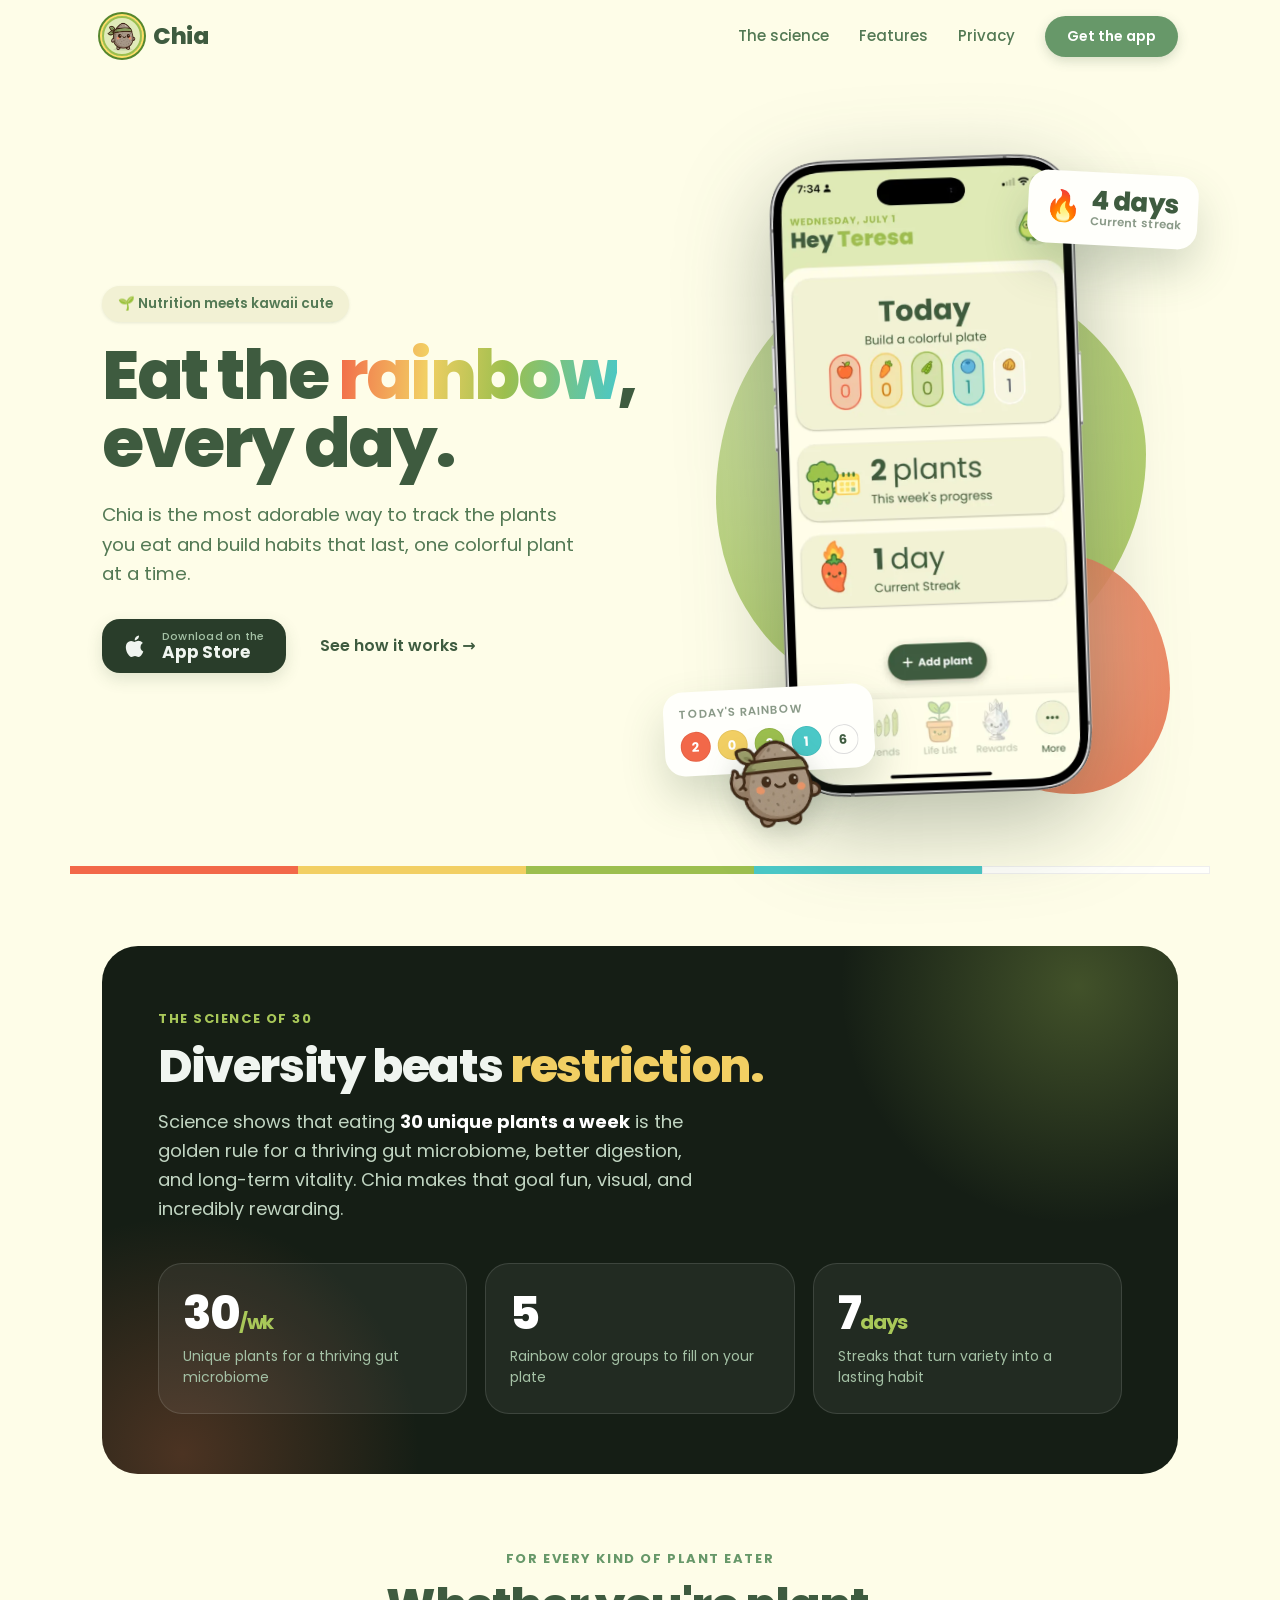
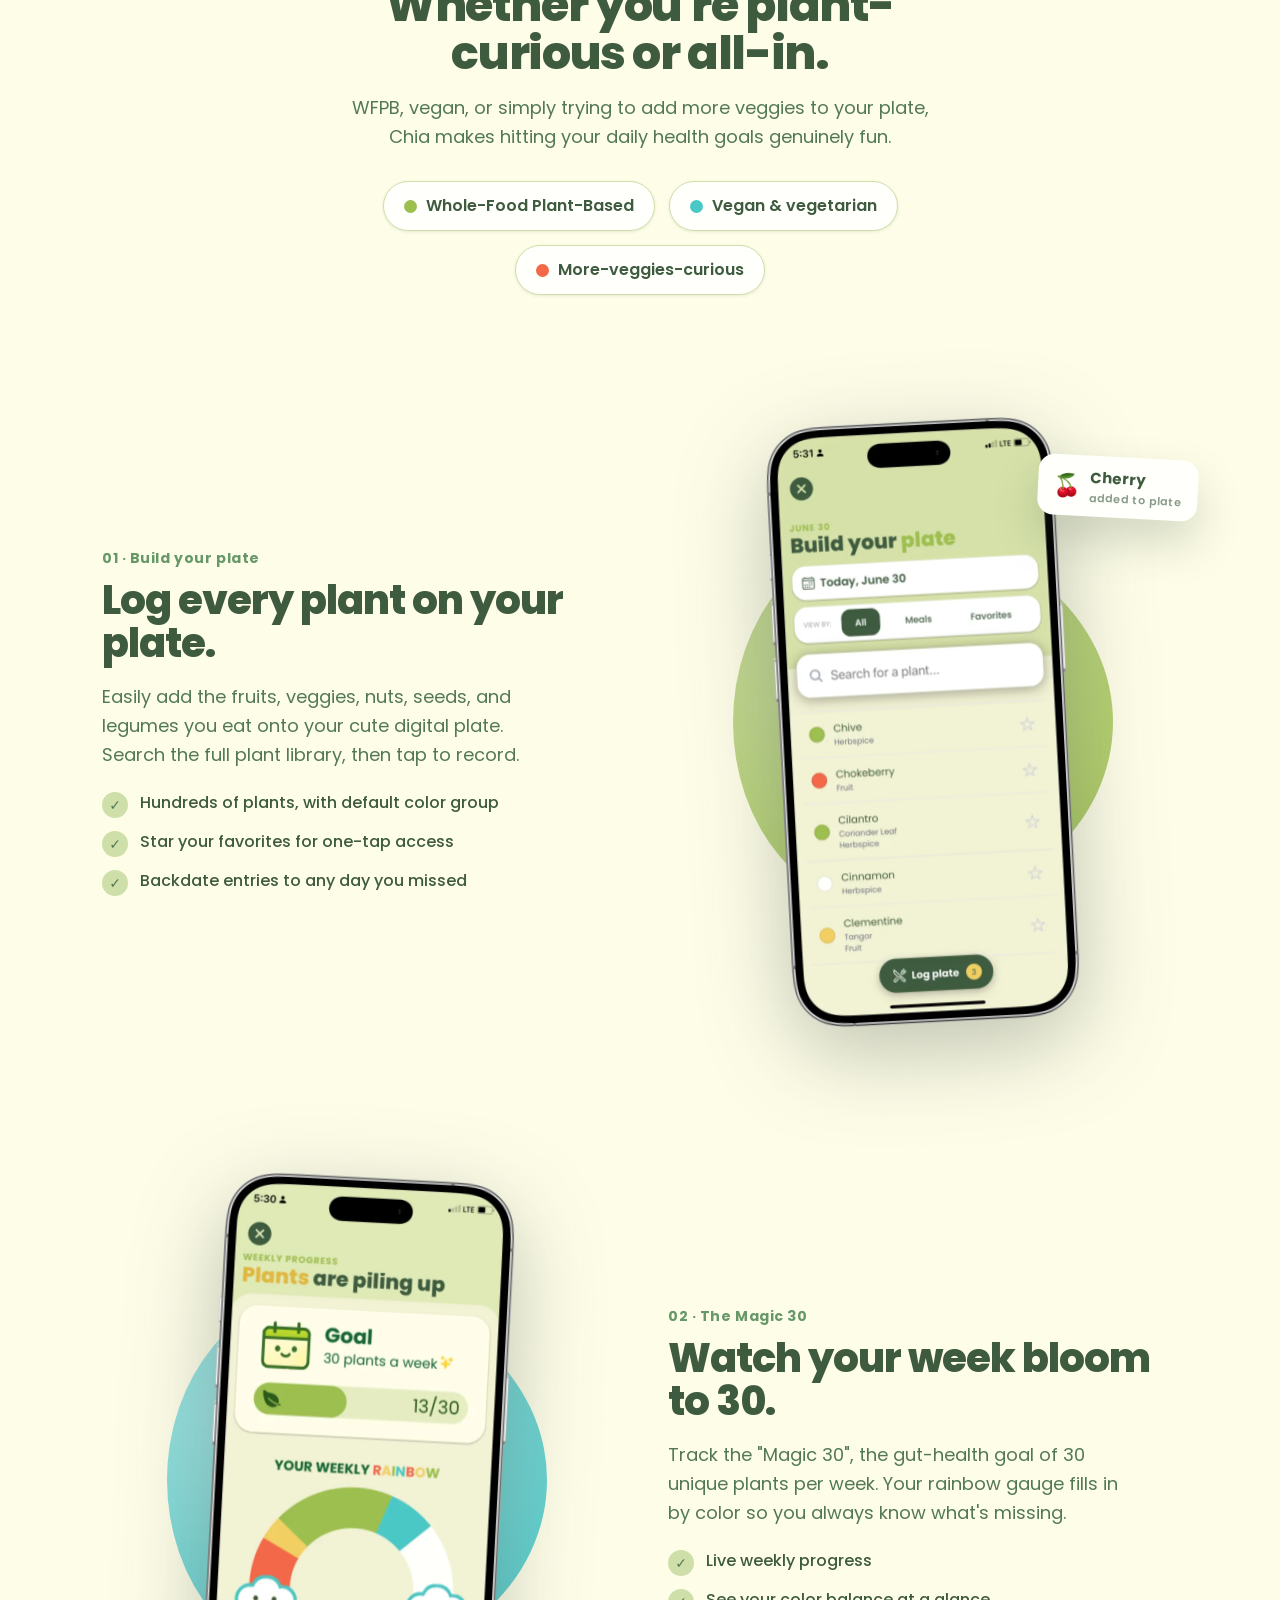
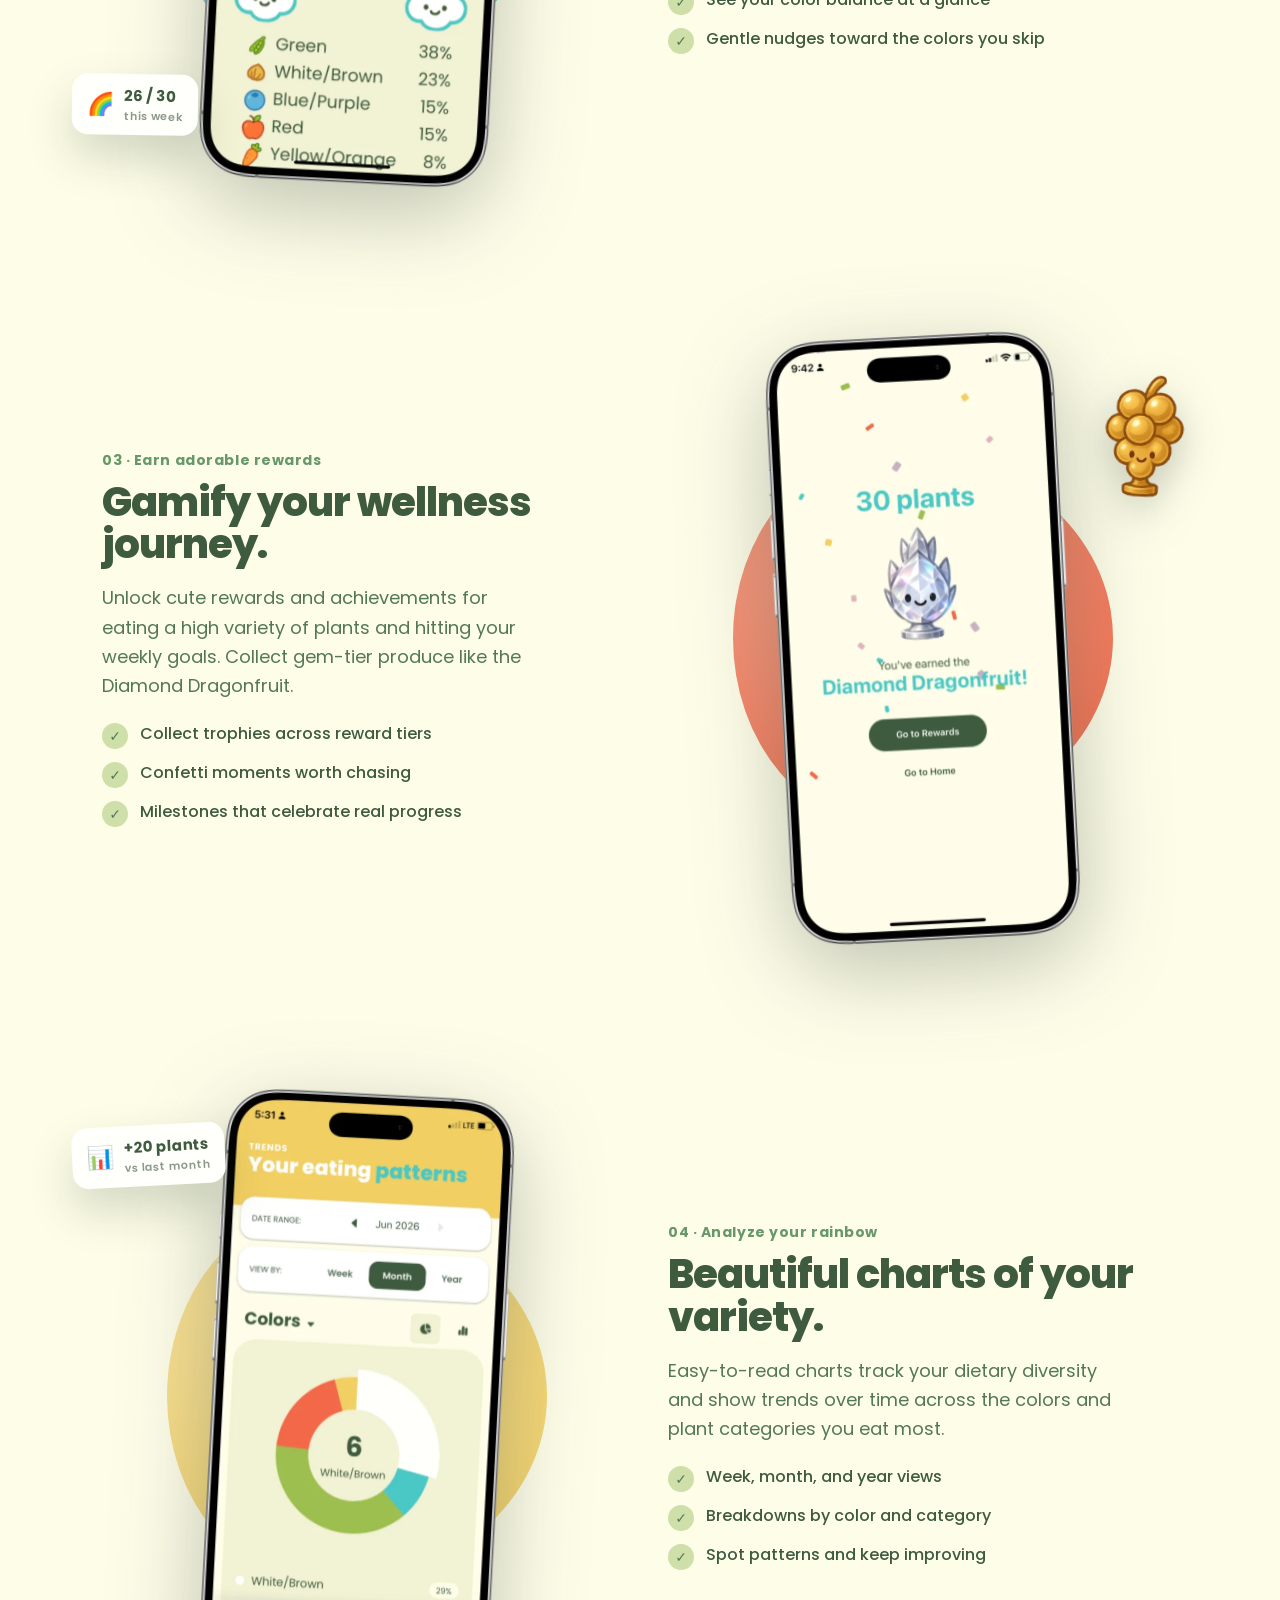
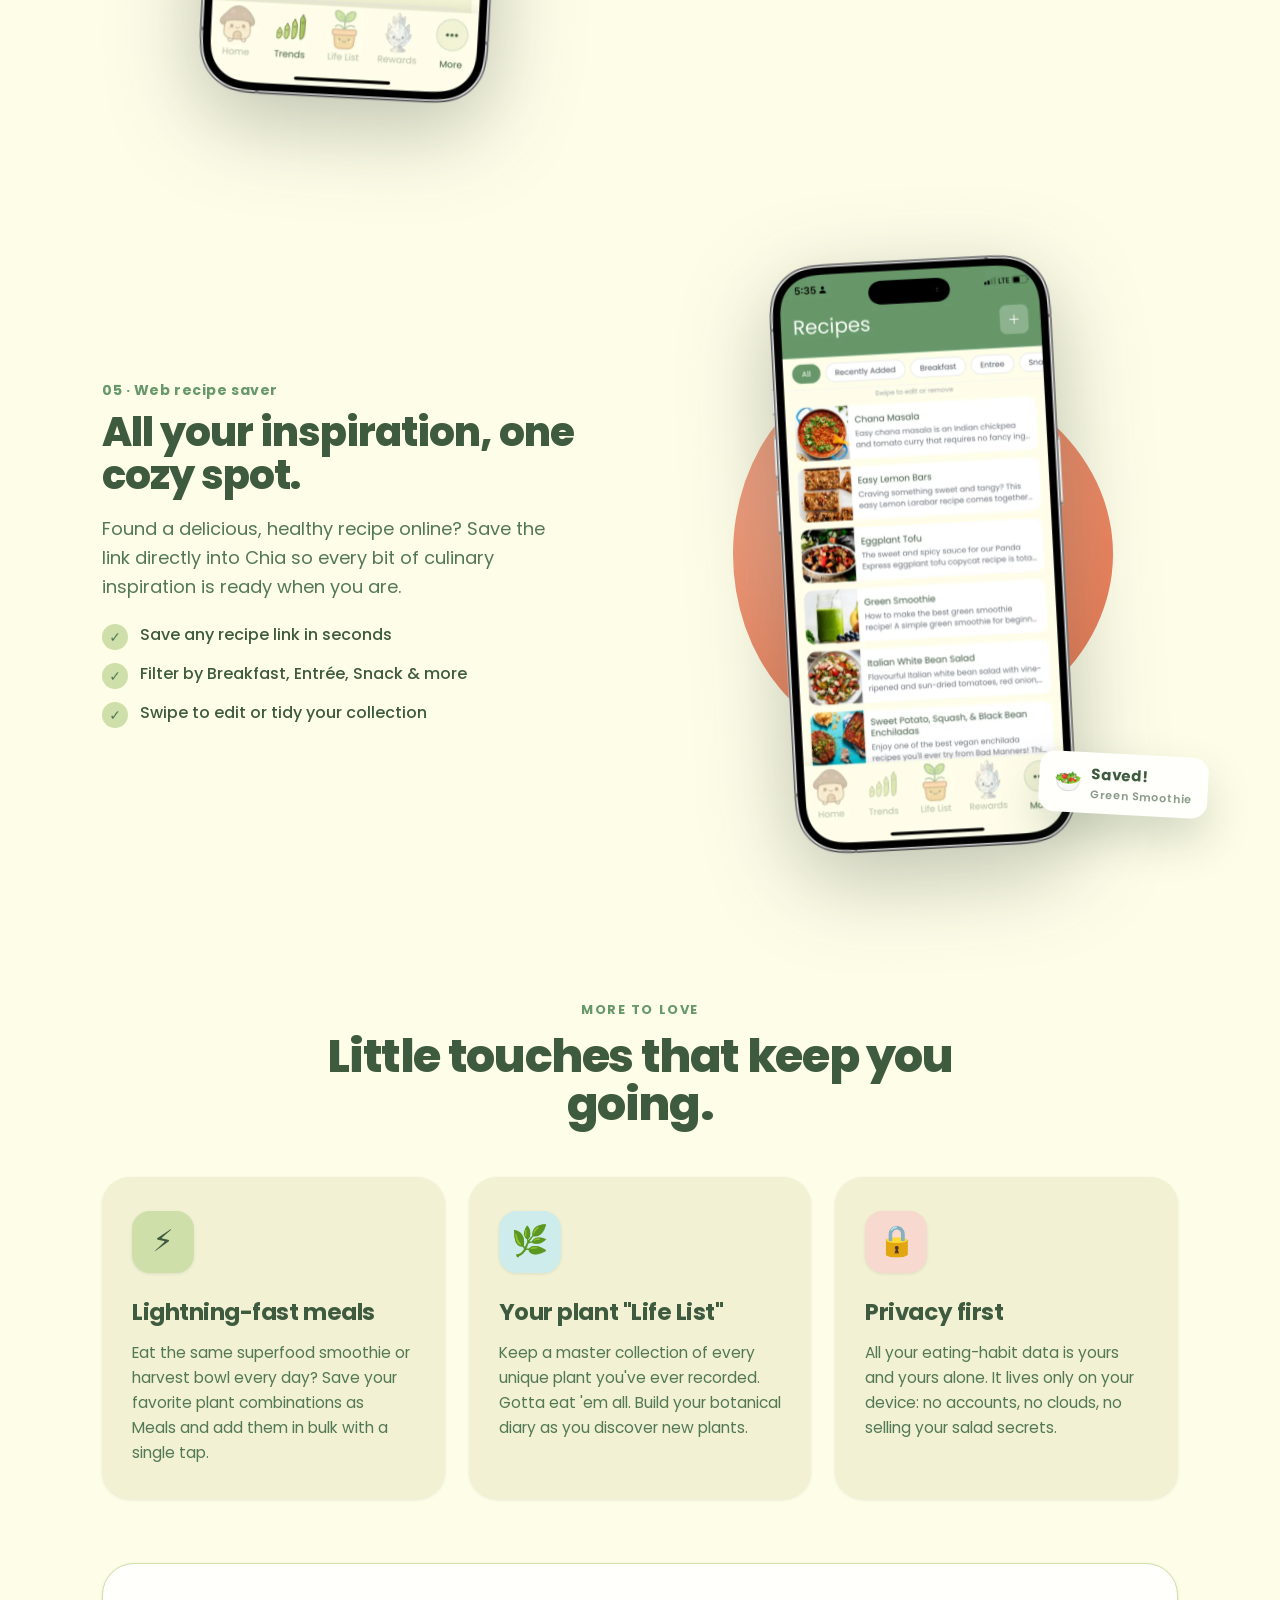
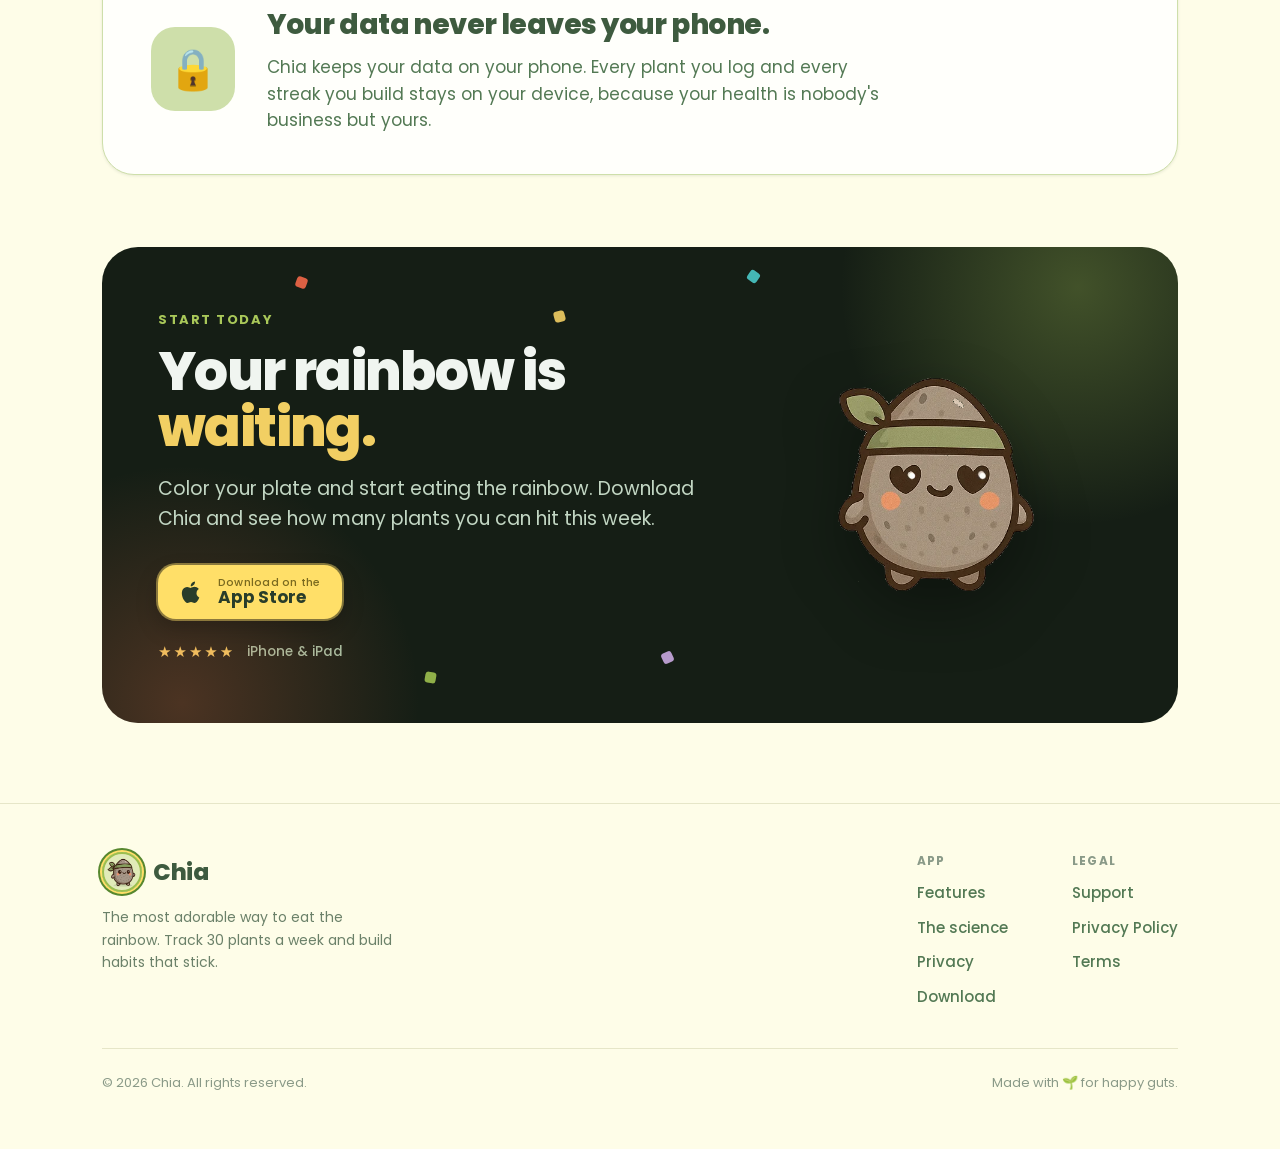
<file: index.html>
<!DOCTYPE html>
<html lang="en">
<head>
<meta charset="utf-8" />
<meta name="viewport" content="width=device-width, initial-scale=1" />
<title>Chia: Eat the rainbow, every day</title>
<meta name="description" content="Chia helps you eat the rainbow every day. Track fruits & veggies, build streaks, and earn rewards." />

<!-- Open Graph (iMessage, Facebook, WhatsApp, Slack, Discord, LinkedIn) -->
<meta property="og:type" content="website" />
<meta property="og:site_name" content="Chia" />
<meta property="og:title" content="Chia: Eat the rainbow, every day" />
<meta property="og:description" content="Track fruits & veggies, build streaks, and earn rewards. Eat the rainbow every day." />
<meta property="og:url" content="https://chia-app.com/" />
<meta property="og:image" content="https://chia-app.com/assets/og-image.png" />
<meta property="og:image:width" content="1200" />
<meta property="og:image:height" content="630" />
<meta property="og:image:alt" content="Chia: eat the rainbow, every day" />

<!-- Twitter / X -->
<meta name="twitter:card" content="summary_large_image" />
<meta name="twitter:title" content="Chia: Eat the rainbow, every day" />
<meta name="twitter:description" content="Track fruits & veggies, build streaks, and earn rewards." />
<meta name="twitter:image" content="https://chia-app.com/assets/og-image.png" />

<link rel="icon" href="/favicon.ico" sizes="any" />
<link rel="icon" type="image/png" sizes="32x32" href="/assets/favicon-32x32.png" />
<link rel="icon" type="image/png" sizes="16x16" href="/assets/favicon-16x16.png" />
<link rel="apple-touch-icon" sizes="180x180" href="/assets/apple-touch-icon.png" />
<link rel="preconnect" href="https://fonts.googleapis.com" />
<link rel="preconnect" href="https://fonts.gstatic.com" crossorigin />
<link href="https://fonts.googleapis.com/css2?family=Poppins:wght@400;500;600;700;800&display=swap" rel="stylesheet" />
<link rel="stylesheet" href="/css/shared.css" />
<link rel="stylesheet" href="/css/index.css" />
</head>
<body>

<!-- ============ NAV ============ -->
<header class="nav" id="nav">
  <div class="wrap nav-inner">
    <a class="brand" href="#top">
      <span class="mark"><img src="assets/chia-mascot.webp" alt="Chia mascot" /></span>
      Chia
    </a>
    <nav class="nav-links">
      <a href="#science">The science</a>
      <a href="#features">Features</a>
      <a href="#privacy">Privacy</a>
      <a href="https://apps.apple.com/us/app/chia-eat-the-rainbow/id6760507489" class="nav-cta">Get the app</a>
    </nav>
  </div>
</header>

<a id="top"></a>

<!-- ============ HERO ============ -->
<section class="hero">
  <div class="wrap hero-grid">
    <div class="reveal in">
      <span class="eyebrow">🌱 Nutrition meets kawaii cute</span>
      <h1>Eat the <span class="grad" id="hero-grad">rainbow</span>,<br />every day.</h1>
      <p class="lede">Chia is the most adorable way to track the plants you eat and build habits that last, one colorful plant at a time.</p>
      <div class="cta-row">
        <a href="https://apps.apple.com/us/app/chia-eat-the-rainbow/id6760507489" class="store-btn">
          <svg class="glyph" viewBox="0 0 24 24" fill="#f0f5f0"><path d="M16.4 12.9c0-2.2 1.8-3.3 1.9-3.3-1-1.5-2.6-1.7-3.2-1.7-1.4-.1-2.6.8-3.3.8-.7 0-1.7-.8-2.8-.8-1.5 0-2.8.8-3.6 2.1-1.5 2.6-.4 6.5 1.1 8.6.7 1 1.6 2.2 2.7 2.1 1.1 0 1.5-.7 2.8-.7s1.6.7 2.8.7c1.1 0 1.9-1 2.6-2 .8-1.2 1.2-2.3 1.2-2.4-.1 0-2.2-.9-2.2-3.3zM14.3 6.2c.6-.7 1-1.7.9-2.7-.9 0-1.9.6-2.5 1.3-.6.6-1 1.6-.9 2.6 1 .1 1.9-.5 2.5-1.2z"/></svg>
          <span class="lines"><small>Download on the</small><b>App Store</b></span>
        </a>
        <a href="#features" class="btn btn-ghost">See how it works →</a>
      </div>
      <div class="proof" id="hero-proof"><span class="stars">★★★★★</span> Loved by 12,000+ plant eaters</div>
    </div>

    <div class="hero-visual reveal in">
      <div class="blob"></div>
      <div class="blob orange"></div>
      <img class="phone-hero" src="assets/phone/home-900.webp"
           srcset="assets/phone/home-600.webp 600w, assets/phone/home-900.webp 900w"
           sizes="320px" width="320" height="693" fetchpriority="high" decoding="async"
           alt="Chia home screen showing today's plate, weekly progress and streak" />
      <div class="float-card float-rainbow">
        <div class="t">Today's rainbow</div>
        <div class="dots">
          <i style="background:var(--red)">2</i>
          <i style="background:var(--yellow)">0</i>
          <i style="background:var(--green)">3</i>
          <i style="background:var(--teal)">1</i>
          <i style="background:var(--whitebrown);color:var(--text);box-shadow:inset 0 0 0 1px #ddd">6</i>
        </div>
      </div>
      <div class="float-card float-streak">
        <span style="font-size:30px">🔥</span>
        <div><div class="big">4 days</div><div class="lbl">Current streak</div></div>
      </div>
      <img class="mascot-peek" src="assets/chia-thumbs-up.webp" alt="" />
    </div>
  </div>
</section>

<div class="rainbow-strip" aria-hidden="true">
  <span style="background:var(--red)"></span>
  <span style="background:var(--yellow)"></span>
  <span style="background:var(--green)"></span>
  <span style="background:var(--teal)"></span>
  <span style="background:var(--whitebrown);box-shadow:inset 0 0 0 1px #eee"></span>
</div>

<!-- ============ SCIENCE ============ -->
<section id="science" class="features" style="padding-top:72px">
  <div class="wrap reveal">
    <div class="dark">
      <div class="glow"></div>
      <div class="glow b"></div>
      <span class="kicker">The science of 30</span>
      <h2>Diversity beats <span class="accent">restriction.</span></h2>
      <p class="dp">Science shows that eating <b style="color:#fff">30 unique plants a week</b> is the golden rule for a thriving gut microbiome, better digestion, and long-term vitality. Chia makes that goal fun, visual, and incredibly rewarding.</p>
      <div class="stats">
        <div class="stat"><div class="n">30<span class="u">/wk</span></div><div class="l">Unique plants for a thriving gut microbiome</div></div>
        <div class="stat"><div class="n">5</div><div class="l">Rainbow color groups to fill on your plate</div></div>
        <div class="stat"><div class="n">7<span class="u">days</span></div><div class="l">Streaks that turn variety into a lasting habit</div></div>
      </div>
    </div>
  </div>
</section>

<!-- ============ AUDIENCE ============ -->
<section class="audience">
  <div class="wrap sec-head reveal">
    <span class="kicker">For every kind of plant eater</span>
    <h2>Whether you're plant-curious or all-in.</h2>
    <p>WFPB, vegan, or simply trying to add more veggies to your plate, Chia makes hitting your daily health goals genuinely fun.</p>
    <div class="pill-row">
      <span class="apill"><span class="dot" style="background:var(--green)"></span>Whole-Food Plant-Based</span>
      <span class="apill"><span class="dot" style="background:var(--teal)"></span>Vegan &amp; vegetarian</span>
      <span class="apill"><span class="dot" style="background:var(--red)"></span>More-veggies-curious</span>
    </div>
  </div>
</section>

<!-- ============ FEATURES ============ -->
<div id="features"></div>
<section class="features">
  <div class="wrap">

    <!-- 1 Build your plate -->
    <div class="feature reveal">
      <div class="f-text">
        <div class="num">01 · Build your plate</div>
        <h3>Log every plant on your plate.</h3>
        <p>Easily add the fruits, veggies, nuts, seeds, and legumes you eat onto your cute digital plate. Search the full plant library, then tap to record.</p>
        <ul class="f-list">
          <li><span class="tick">✓</span>Hundreds of plants, with default color group</li>
          <li><span class="tick">✓</span>Star your favorites for one-tap access</li>
          <li><span class="tick">✓</span>Backdate entries to any day you missed</li>
        </ul>
      </div>
      <div class="f-visual">
        <div class="stage green"></div>
        <img class="phone tilt-l" src="assets/phone/add-plants-900.webp"
             srcset="assets/phone/add-plants-600.webp 600w, assets/phone/add-plants-900.webp 900w"
             sizes="300px" width="300" height="650" loading="lazy" decoding="async"
             alt="Add plants to your plate screen with searchable plant list" />
        <div class="chip-float top-right"><span class="emoji">🍒</span><div>Cherry<small>added to plate</small></div></div>
      </div>
    </div>

    <!-- 2 Magic 30 -->
    <div class="feature flip reveal">
      <div class="f-text">
        <div class="num">02 · The Magic 30</div>
        <h3>Watch your week bloom to 30.</h3>
        <p>Track the "Magic 30", the gut-health goal of 30 unique plants per week. Your rainbow gauge fills in by color so you always know what's missing.</p>
        <ul class="f-list">
          <li><span class="tick">✓</span>Live weekly progress</li>
          <li><span class="tick">✓</span>See your color balance at a glance</li>
          <li><span class="tick">✓</span>Gentle nudges toward the colors you skip</li>
        </ul>
      </div>
      <div class="f-visual">
        <div class="stage teal"></div>
        <img class="phone tilt-r" src="assets/phone/weekly-progress-900.webp"
             srcset="assets/phone/weekly-progress-600.webp 600w, assets/phone/weekly-progress-900.webp 900w"
             sizes="300px" width="300" height="650" loading="lazy" decoding="async"
             alt="Weekly progress screen with 26 of 30 plants and rainbow gauge" />
        <div class="chip-float bottom-left"><span class="emoji">🌈</span><div>26 / 30<small>this week</small></div></div>
      </div>
    </div>

    <!-- 3 Rewards -->
    <div class="feature reveal">
      <div class="f-text">
        <div class="num">03 · Earn adorable rewards</div>
        <h3>Gamify your wellness journey.</h3>
        <p>Unlock cute rewards and achievements for eating a high variety of plants and hitting your weekly goals. Collect gem-tier produce like the Diamond Dragonfruit.</p>
        <ul class="f-list">
          <li><span class="tick">✓</span>Collect trophies across reward tiers</li>
          <li><span class="tick">✓</span>Confetti moments worth chasing</li>
          <li><span class="tick">✓</span>Milestones that celebrate real progress</li>
        </ul>
      </div>
      <div class="f-visual">
        <div class="stage red"></div>
        <img class="phone tilt-l" src="assets/phone/rewards-900.webp"
             srcset="assets/phone/rewards-600.webp 600w, assets/phone/rewards-900.webp 900w"
             sizes="300px" width="300" height="650" loading="lazy" decoding="async"
             alt="Reward screen showing the Diamond Dragonfruit achievement" />
        <img src="assets/Golden_Grapes.webp" alt="" class="top-right" style="position:absolute; z-index:3; width:108px; filter:drop-shadow(0 14px 20px rgba(41,61,42,.28));" />
      </div>
    </div>

    <!-- 4 Trends -->
    <div class="feature flip reveal">
      <div class="f-text">
        <div class="num">04 · Analyze your rainbow</div>
        <h3>Beautiful charts of your variety.</h3>
        <p>Easy-to-read charts track your dietary diversity and show trends over time across the colors and plant categories you eat most.</p>
        <ul class="f-list">
          <li><span class="tick">✓</span>Week, month, and year views</li>
          <li><span class="tick">✓</span>Breakdowns by color and category</li>
          <li><span class="tick">✓</span>Spot patterns and keep improving</li>
        </ul>
      </div>
      <div class="f-visual">
        <div class="stage yellow"></div>
        <img class="phone tilt-r" src="assets/phone/trends-900.webp"
             srcset="assets/phone/trends-600.webp 600w, assets/phone/trends-900.webp 900w"
             sizes="300px" width="300" height="650" loading="lazy" decoding="async"
             alt="Trends screen with stacked color bar charts of eating patterns" />
        <div class="chip-float top-left"><span class="emoji">📊</span><div>+20 plants<small>vs last month</small></div></div>
      </div>
    </div>

    <!-- 5 Recipes -->
    <div class="feature reveal">
      <div class="f-text">
        <div class="num">05 · Web recipe saver</div>
        <h3>All your inspiration, one cozy spot.</h3>
        <p>Found a delicious, healthy recipe online? Save the link directly into Chia so every bit of culinary inspiration is ready when you are.</p>
        <ul class="f-list">
          <li><span class="tick">✓</span>Save any recipe link in seconds</li>
          <li><span class="tick">✓</span>Filter by Breakfast, Entrée, Snack &amp; more</li>
          <li><span class="tick">✓</span>Swipe to edit or tidy your collection</li>
        </ul>
      </div>
      <div class="f-visual">
        <div class="stage orange"></div>
        <img class="phone tilt-l" src="assets/phone/recipes-900.webp"
             srcset="assets/phone/recipes-600.webp 600w, assets/phone/recipes-900.webp 900w"
             sizes="300px" width="300" height="650" loading="lazy" decoding="async"
             alt="Recipes screen with saved plant-based recipes" />
        <div class="chip-float bottom-right"><span class="emoji">🥗</span><div>Saved!<small>Green Smoothie</small></div></div>
      </div>
    </div>

  </div>
</section>

<!-- ============ SMALL FEATURE GRID ============ -->
<section class="grid-feats">
  <div class="wrap">
    <div class="sec-head reveal">
      <span class="kicker">More to love</span>
      <h2>Little touches that keep you going.</h2>
    </div>
    <div class="cards3 reveal">
      <div class="fcard">
        <div class="ic" style="background:var(--green-faded)">⚡️</div>
        <h4>Lightning-fast meals</h4>
        <p>Eat the same superfood smoothie or harvest bowl every day? Save your favorite plant combinations as Meals and add them in bulk with a single tap.</p>
      </div>
      <div class="fcard">
        <div class="ic" style="background:#cdeceb">🌿</div>
        <h4>Your plant "Life List"</h4>
        <p>Keep a master collection of every unique plant you've ever recorded. Gotta eat 'em all. Build your botanical diary as you discover new plants.</p>
      </div>
      <div class="fcard">
        <div class="ic" style="background:#f7d9cf">🔒</div>
        <h4>Privacy first</h4>
        <p>All your eating-habit data is yours and yours alone. It lives only on your device: no accounts, no clouds, no selling your salad secrets.</p>
      </div>
    </div>
  </div>
</section>

<!-- ============ PRIVACY BAND ============ -->
<section id="privacy" class="privacy">
  <div class="wrap reveal">
    <div class="privacy-band">
      <div class="lock">🔒</div>
      <div>
        <h3>Your data never leaves your phone.</h3>
        <p>Chia keeps your data on your phone. Every plant you log and every streak you build stays on your device, because your health is nobody's business but yours.</p>
      </div>
    </div>
  </div>
</section>

<!-- ============ FINAL CTA ============ -->
<section id="download" class="final">
  <div class="wrap reveal">
    <div class="dark">
      <div class="glow"></div>
      <div class="glow b"></div>
      <span class="confetti" style="background:var(--red); top:30px; left:18%; transform:rotate(20deg);"></span>
      <span class="confetti" style="background:var(--yellow); top:64px; left:42%; transform:rotate(-15deg);"></span>
      <span class="confetti" style="background:var(--teal); top:24px; left:60%; transform:rotate(35deg);"></span>
      <span class="confetti" style="background:var(--green); bottom:40px; left:30%; transform:rotate(10deg);"></span>
      <span class="confetti" style="background:#c9a8e0; bottom:60px; left:52%; transform:rotate(-25deg);"></span>
      <div>
        <span class="kicker">Start today</span>
        <h2>Your rainbow is <span class="accent">waiting.</span></h2>
        <p class="dp">Color your plate and start eating the rainbow. Download Chia and see how many plants you can hit this week.</p>
        <div class="final-cta">
          <a href="https://apps.apple.com/us/app/chia-eat-the-rainbow/id6760507489" class="store-btn light">
            <svg class="glyph" viewBox="0 0 24 24" fill="#293d2a"><path d="M16.4 12.9c0-2.2 1.8-3.3 1.9-3.3-1-1.5-2.6-1.7-3.2-1.7-1.4-.1-2.6.8-3.3.8-.7 0-1.7-.8-2.8-.8-1.5 0-2.8.8-3.6 2.1-1.5 2.6-.4 6.5 1.1 8.6.7 1 1.6 2.2 2.7 2.1 1.1 0 1.5-.7 2.8-.7s1.6.7 2.8.7c1.1 0 1.9-1 2.6-2 .8-1.2 1.2-2.3 1.2-2.4-.1 0-2.2-.9-2.2-3.3zM14.3 6.2c.6-.7 1-1.7.9-2.7-.9 0-1.9.6-2.5 1.3-.6.6-1 1.6-.9 2.6 1 .1 1.9-.5 2.5-1.2z"/></svg>
            <span class="lines"><small>Download on the</small><b>App Store</b></span>
          </a>
        </div>
        <div class="proof" style="color:#a4c1a5; margin-top:22px;"><span class="stars">★★★★★</span> iPhone &amp; iPad</div>
      </div>
      <div class="mascot-big">
        <img src="assets/chia-hearts.webp" alt="Chia mascot with heart eyes" />
      </div>
    </div>
  </div>
</section>

<!-- ============ FOOTER ============ -->
<footer>
  <div class="wrap">
    <div class="foot-inner">
      <div class="foot-brand">
        <a class="brand" href="#top">
          <span class="mark"><img src="assets/chia-mascot.webp" alt="" /></span>
          Chia
        </a>
        <p>The most adorable way to eat the rainbow. Track 30 plants a week and build habits that stick.</p>
      </div>
      <div class="foot-cols">
        <div class="foot-col">
          <h5>App</h5>
          <a href="#features">Features</a>
          <a href="#science">The science</a>
          <a href="#privacy">Privacy</a>
          <a href="#download">Download</a>
        </div>
        <div class="foot-col">
          <h5>Legal</h5>
          <a href="support.html">Support</a>
          <a href="privacy-policy.html">Privacy Policy</a>
          <a href="terms-of-service.html">Terms</a>
        </div>
      </div>
    </div>
    <div class="foot-bottom">
      <span>© 2026 Chia. All rights reserved.</span>
      <span>Made with 🌱 for happy guts.</span>
    </div>
  </div>
</footer>

<script>
  // nav shadow on scroll
  const nav = document.getElementById('nav');
  const onScroll = () => nav.classList.toggle('scrolled', window.scrollY > 12);
  onScroll(); window.addEventListener('scroll', onScroll, { passive:true });

  // scroll reveal
  const io = new IntersectionObserver((entries) => {
    entries.forEach(e => { if (e.isIntersecting) { e.target.classList.add('in'); io.unobserve(e.target); } });
  }, { threshold:0.14, rootMargin:'0px 0px -8% 0px' });
  document.querySelectorAll('.reveal:not(.in)').forEach(el => io.observe(el));

  /* ---------- Tweaks ---------- */
  const TWEAKS = /*EDITMODE-BEGIN*/{
    "showSocialProof": false,
    "rainbowHeadline": true,
    "phoneTilt": true
  }/*EDITMODE-END*/;

  function applyTweaks(t) {
    document.body.classList.toggle('twk-hide-proof', !t.showSocialProof);
    document.body.classList.toggle('twk-flat-head', !t.rainbowHeadline);
    document.body.classList.toggle('twk-no-tilt', !t.phoneTilt);
  }
  applyTweaks(TWEAKS);

  // Tweaks panel (vanilla host protocol)
  const TWEAK_CONTROLS = [
    { section: 'Hero' },
    { key: 'showSocialProof',   label: 'Social proof row' },
    { key: 'rainbowHeadline',   label: 'Rainbow headline' },
    { section: 'Layout' },
    { key: 'phoneTilt',         label: 'Tilt the phones' },
  ];

  let panelEl = null;
  function buildPanel() {
    const p = document.createElement('div');
    p.className = 'twk-panel';
    p.setAttribute('data-omelette-chrome', '');
    const hd = document.createElement('div');
    hd.className = 'twk-hd';
    hd.innerHTML = '<b>Tweaks</b>';
    const x = document.createElement('button');
    x.className = 'twk-x'; x.textContent = '✕'; x.setAttribute('aria-label', 'Close tweaks');
    x.onclick = () => { hidePanel(); window.parent.postMessage({ type: '__edit_mode_dismissed' }, '*'); };
    hd.appendChild(x);
    p.appendChild(hd);
    const body = document.createElement('div');
    body.className = 'twk-body';
    TWEAK_CONTROLS.forEach(c => {
      if (c.section) {
        const s = document.createElement('div');
        s.className = 'twk-sect'; s.textContent = c.section;
        body.appendChild(s); return;
      }
      const row = document.createElement('div');
      row.className = 'twk-trow';
      const lbl = document.createElement('span'); lbl.textContent = c.label;
      const tog = document.createElement('button');
      tog.className = 'twk-tog'; tog.type = 'button';
      tog.setAttribute('role', 'switch');
      tog.dataset.on = TWEAKS[c.key] ? '1' : '0';
      tog.setAttribute('aria-checked', String(!!TWEAKS[c.key]));
      tog.innerHTML = '<i></i>';
      tog.onclick = () => {
        const v = !TWEAKS[c.key];
        TWEAKS[c.key] = v;
        tog.dataset.on = v ? '1' : '0';
        tog.setAttribute('aria-checked', String(v));
        applyTweaks(TWEAKS);
        window.parent.postMessage({ type: '__edit_mode_set_keys', edits: { [c.key]: v } }, '*');
      };
      row.appendChild(lbl); row.appendChild(tog);
      body.appendChild(row);
    });
    p.appendChild(body);
    return p;
  }
  function showPanel() { if (!panelEl) panelEl = buildPanel(); if (!panelEl.isConnected) document.body.appendChild(panelEl); }
  function hidePanel() { if (panelEl && panelEl.isConnected) panelEl.remove(); }

  window.addEventListener('message', (e) => {
    const t = e && e.data && e.data.type;
    if (t === '__activate_edit_mode') showPanel();
    else if (t === '__deactivate_edit_mode') hidePanel();
  });
  window.parent.postMessage({ type: '__edit_mode_available' }, '*');
</script>
</body>
</html>
</file>
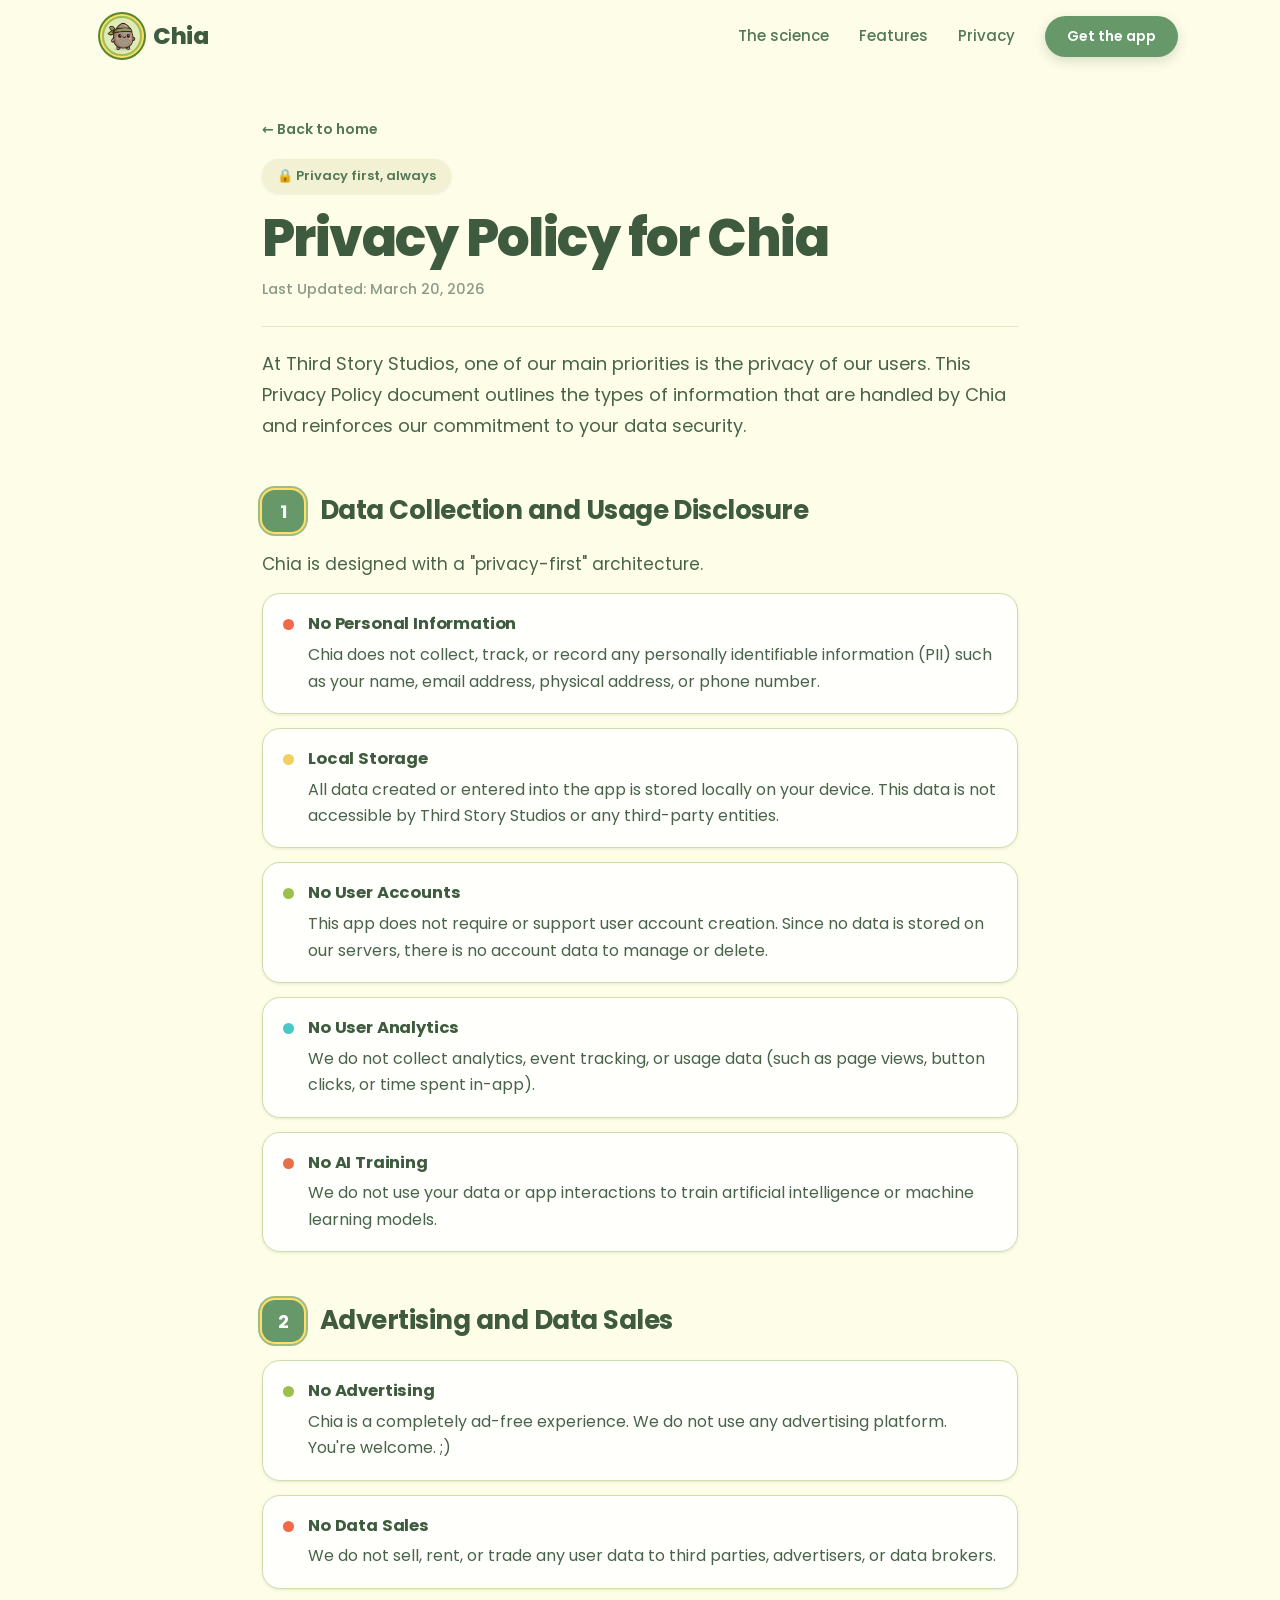
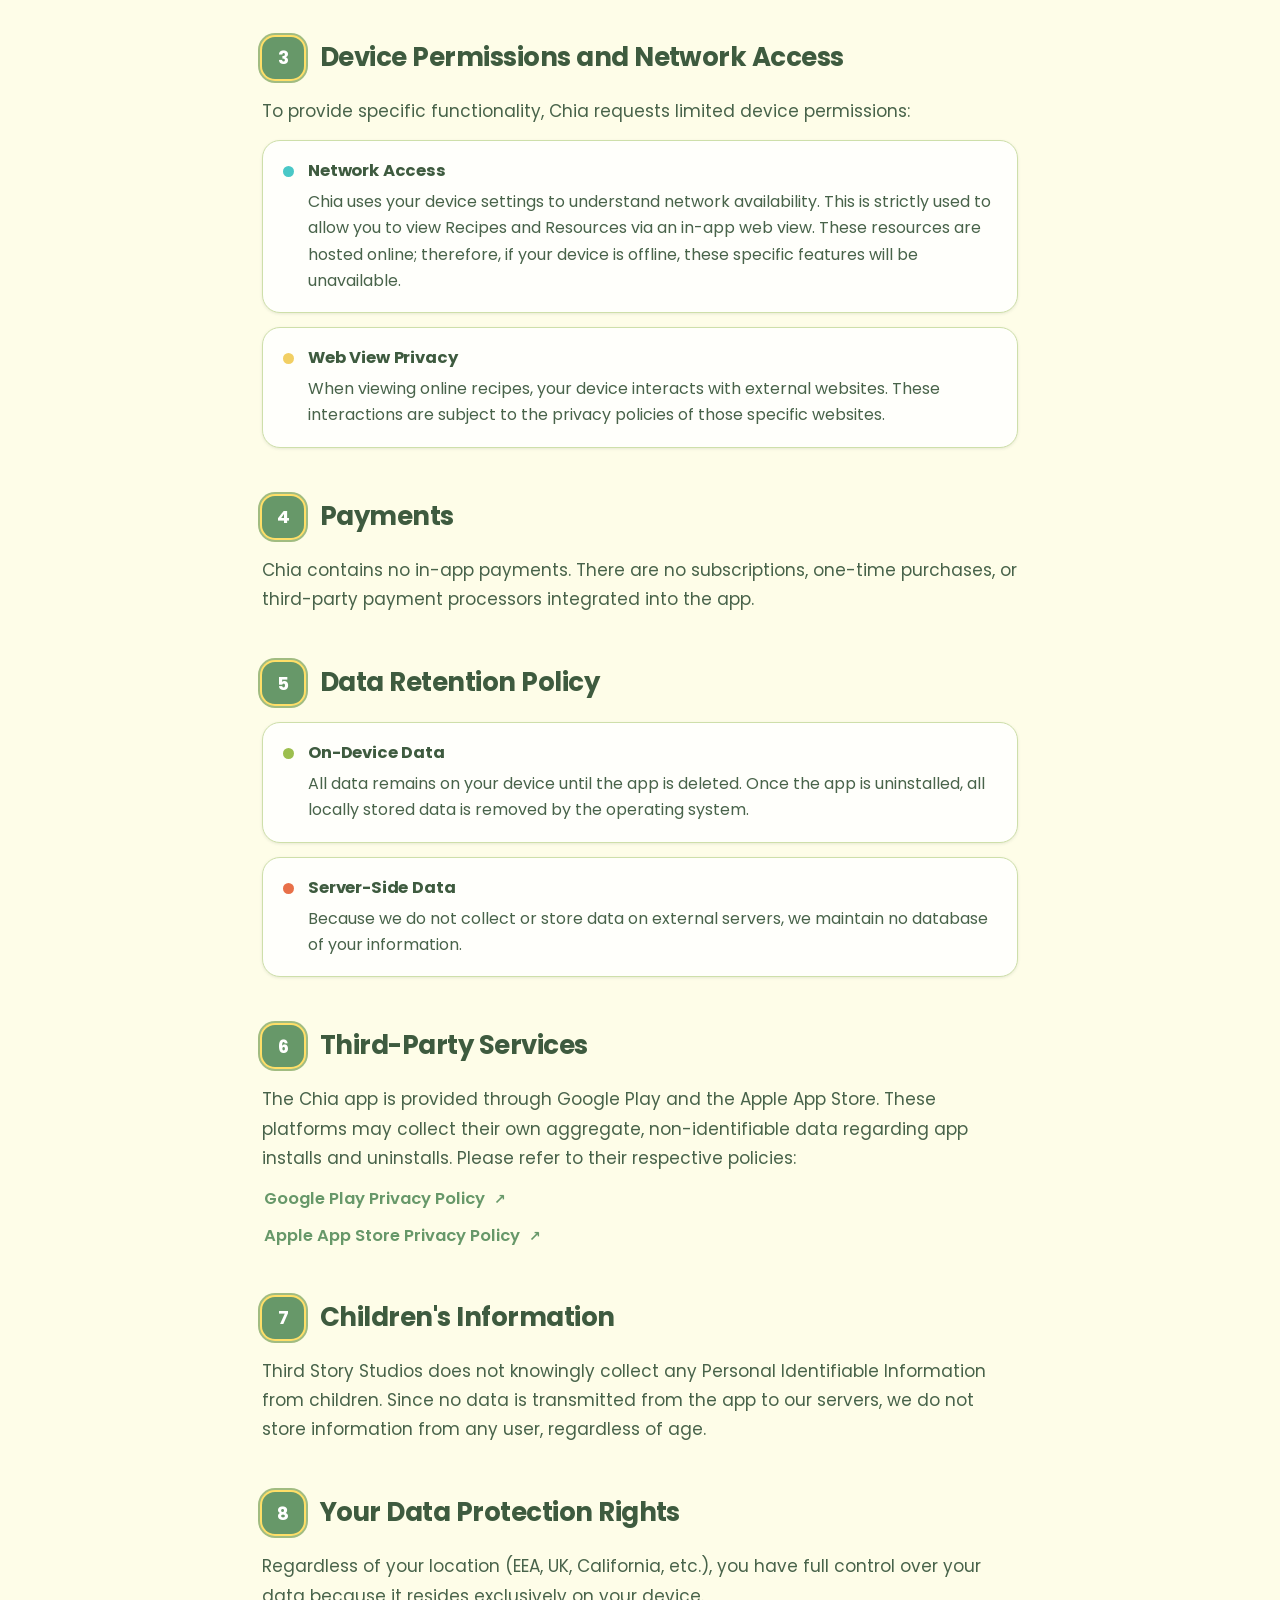
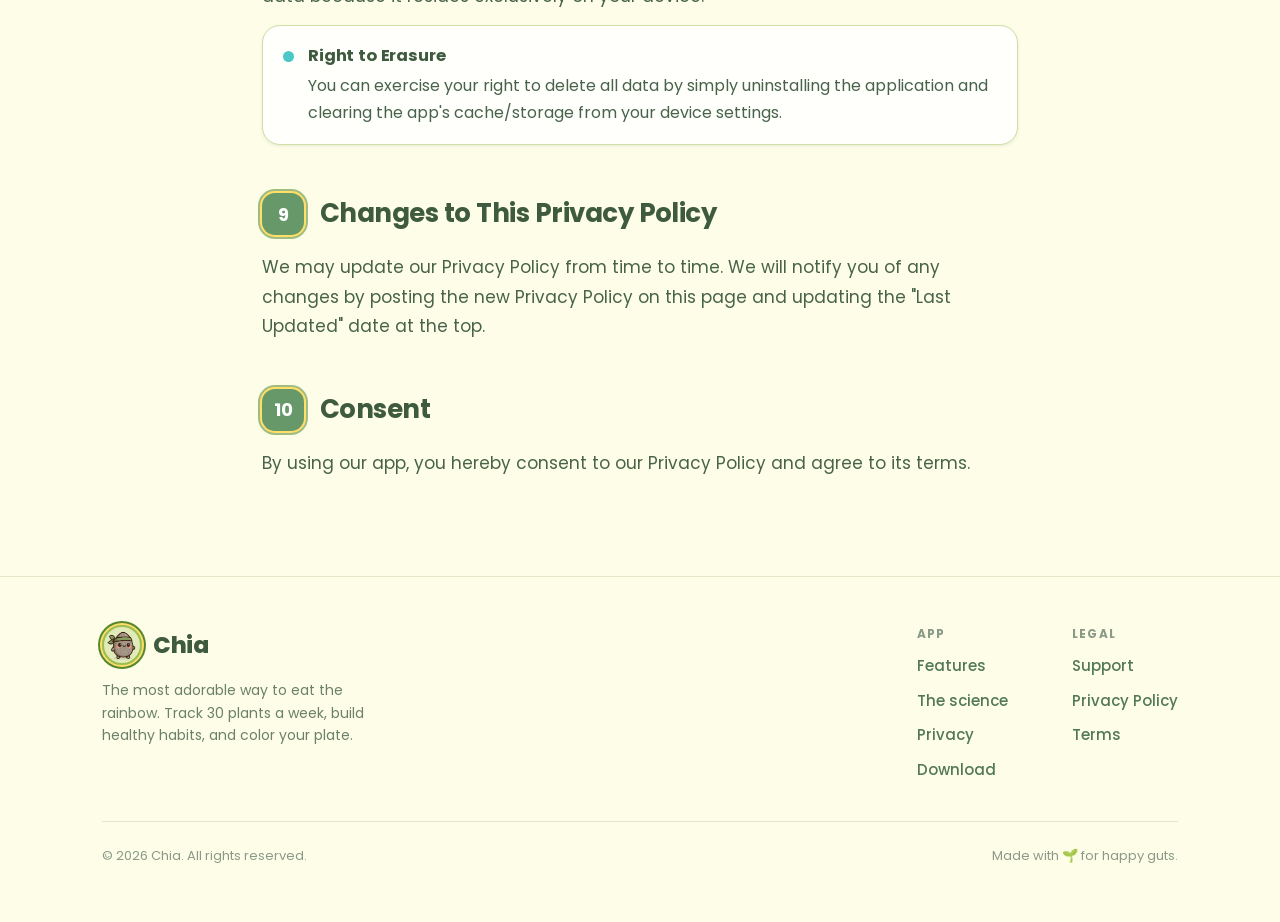
<file: privacy-policy.html>
<!DOCTYPE html>
<html lang="en">
<head>
<meta charset="utf-8" />
<meta name="viewport" content="width=device-width, initial-scale=1" />
<title>Chia — Privacy Policy</title>
<meta name="description" content="How Chia collects, uses, and protects your data." />

<!-- Open Graph (iMessage, Facebook, WhatsApp, Slack, Discord, LinkedIn) -->
<meta property="og:type" content="website" />
<meta property="og:site_name" content="Chia" />
<meta property="og:title" content="Chia — Privacy Policy" />
<meta property="og:description" content="How Chia collects, uses, and protects your data." />
<meta property="og:url" content="https://chia-app.com/privacy-policy.html" />
<meta property="og:image" content="https://chia-app.com/assets/og-image.png" />
<meta property="og:image:width" content="1200" />
<meta property="og:image:height" content="630" />
<meta property="og:image:alt" content="Chia — eat the rainbow every day" />

<!-- Twitter / X -->
<meta name="twitter:card" content="summary_large_image" />
<meta name="twitter:title" content="Chia — Privacy Policy" />
<meta name="twitter:description" content="How Chia collects, uses, and protects your data." />
<meta name="twitter:image" content="https://chia-app.com/assets/og-image.png" />

<link rel="icon" href="/favicon.ico" sizes="any" />
<link rel="icon" type="image/png" sizes="32x32" href="/assets/favicon-32x32.png" />
<link rel="icon" type="image/png" sizes="16x16" href="/assets/favicon-16x16.png" />
<link rel="apple-touch-icon" sizes="180x180" href="/assets/apple-touch-icon.png" />
<link rel="preconnect" href="https://fonts.googleapis.com" />
<link rel="preconnect" href="https://fonts.gstatic.com" crossorigin />
<link href="https://fonts.googleapis.com/css2?family=Poppins:wght@400;500;600;700;800&display=swap" rel="stylesheet" />
<link rel="stylesheet" href="/css/shared.css" />
<link rel="stylesheet" href="/css/legal.css" />
</head>
<body>

<!-- ============ NAV ============ -->
<header class="nav" id="nav">
  <div class="wrap nav-inner">
    <a class="brand" href="index.html">
      <span class="mark"><img src="assets/chia-mascot.webp" alt="Chia mascot" /></span>
      Chia
    </a>
    <nav class="nav-links">
      <a href="index.html#science">The science</a>
      <a href="index.html#features">Features</a>
      <a href="index.html#privacy">Privacy</a>
      <a href="https://apps.apple.com/us/app/chia-eat-the-rainbow/id6760507489" class="nav-cta">Get the app</a>
    </nav>
  </div>
</header>

<!-- ============ DOCUMENT ============ -->
<main class="doc">
  <a class="crumb" href="index.html">← Back to home</a>

  <div class="doc-head reveal in">
    <span class="eyebrow">🔒 Privacy first, always</span>
    <h1>Privacy Policy for Chia</h1>
    <div class="updated">Last Updated: March 20, 2026</div>
  </div>

  <p class="lead reveal in">At Third Story Studios, one of our main priorities is the privacy of our users. This Privacy Policy document outlines the types of information that are handled by Chia and reinforces our commitment to your data security.</p>

  <!-- 1 -->
  <div class="reveal">
    <div class="sec-h"><span class="sec-num">1</span><h2>Data Collection and Usage Disclosure</h2></div>
    <p class="body">Chia is designed with a "privacy-first" architecture.</p>
    <ul class="bullets">
      <li><span class="mk" style="background:var(--red)"></span><div class="bx"><strong>No Personal Information</strong><span>Chia does not collect, track, or record any personally identifiable information (PII) such as your name, email address, physical address, or phone number.</span></div></li>
      <li><span class="mk" style="background:var(--yellow)"></span><div class="bx"><strong>Local Storage</strong><span>All data created or entered into the app is stored locally on your device. This data is not accessible by Third Story Studios or any third-party entities.</span></div></li>
      <li><span class="mk" style="background:var(--green)"></span><div class="bx"><strong>No User Accounts</strong><span>This app does not require or support user account creation. Since no data is stored on our servers, there is no account data to manage or delete.</span></div></li>
      <li><span class="mk" style="background:var(--teal)"></span><div class="bx"><strong>No User Analytics</strong><span>We do not collect analytics, event tracking, or usage data (such as page views, button clicks, or time spent in-app).</span></div></li>
      <li><span class="mk" style="background:var(--orange)"></span><div class="bx"><strong>No AI Training</strong><span>We do not use your data or app interactions to train artificial intelligence or machine learning models.</span></div></li>
    </ul>
  </div>

  <!-- 2 -->
  <div class="reveal">
    <div class="sec-h"><span class="sec-num">2</span><h2>Advertising and Data Sales</h2></div>
    <ul class="bullets">
      <li><span class="mk" style="background:var(--green)"></span><div class="bx"><strong>No Advertising</strong><span>Chia is a completely ad-free experience. We do not use any advertising platform. You're welcome. ;)</span></div></li>
      <li><span class="mk" style="background:var(--red)"></span><div class="bx"><strong>No Data Sales</strong><span>We do not sell, rent, or trade any user data to third parties, advertisers, or data brokers.</span></div></li>
    </ul>
  </div>

  <!-- 3 -->
  <div class="reveal">
    <div class="sec-h"><span class="sec-num">3</span><h2>Device Permissions and Network Access</h2></div>
    <p class="body">To provide specific functionality, Chia requests limited device permissions:</p>
    <ul class="bullets">
      <li><span class="mk" style="background:var(--teal)"></span><div class="bx"><strong>Network Access</strong><span>Chia uses your device settings to understand network availability. This is strictly used to allow you to view Recipes and Resources via an in-app web view. These resources are hosted online; therefore, if your device is offline, these specific features will be unavailable.</span></div></li>
      <li><span class="mk" style="background:var(--yellow)"></span><div class="bx"><strong>Web View Privacy</strong><span>When viewing online recipes, your device interacts with external websites. These interactions are subject to the privacy policies of those specific websites.</span></div></li>
    </ul>
  </div>

  <!-- 4 -->
  <div class="reveal">
    <div class="sec-h"><span class="sec-num">4</span><h2>Payments</h2></div>
    <p class="body">Chia contains no in-app payments. There are no subscriptions, one-time purchases, or third-party payment processors integrated into the app.</p>
  </div>

  <!-- 5 -->
  <div class="reveal">
    <div class="sec-h"><span class="sec-num">5</span><h2>Data Retention Policy</h2></div>
    <ul class="bullets">
      <li><span class="mk" style="background:var(--green)"></span><div class="bx"><strong>On-Device Data</strong><span>All data remains on your device until the app is deleted. Once the app is uninstalled, all locally stored data is removed by the operating system.</span></div></li>
      <li><span class="mk" style="background:var(--orange)"></span><div class="bx"><strong>Server-Side Data</strong><span>Because we do not collect or store data on external servers, we maintain no database of your information.</span></div></li>
    </ul>
  </div>

  <!-- 6 -->
  <div class="reveal">
    <div class="sec-h"><span class="sec-num">6</span><h2>Third-Party Services</h2></div>
    <p class="body">The Chia app is provided through Google Play and the Apple App Store. These platforms may collect their own aggregate, non-identifiable data regarding app installs and uninstalls. Please refer to their respective policies:</p>
    <div class="links">
      <a href="https://policies.google.com/privacy" target="_blank" rel="noopener">Google Play Privacy Policy <span class="ar">↗</span></a>
      <a href="https://www.apple.com/legal/privacy/" target="_blank" rel="noopener">Apple App Store Privacy Policy <span class="ar">↗</span></a>
    </div>
  </div>

  <!-- 7 -->
  <div class="reveal">
    <div class="sec-h"><span class="sec-num">7</span><h2>Children's Information</h2></div>
    <p class="body">Third Story Studios does not knowingly collect any Personal Identifiable Information from children. Since no data is transmitted from the app to our servers, we do not store information from any user, regardless of age.</p>
  </div>

  <!-- 8 -->
  <div class="reveal">
    <div class="sec-h"><span class="sec-num">8</span><h2>Your Data Protection Rights</h2></div>
    <p class="body">Regardless of your location (EEA, UK, California, etc.), you have full control over your data because it resides exclusively on your device.</p>
    <ul class="bullets">
      <li><span class="mk" style="background:var(--teal)"></span><div class="bx"><strong>Right to Erasure</strong><span>You can exercise your right to delete all data by simply uninstalling the application and clearing the app's cache/storage from your device settings.</span></div></li>
    </ul>
  </div>

  <!-- 9 -->
  <div class="reveal">
    <div class="sec-h"><span class="sec-num">9</span><h2>Changes to This Privacy Policy</h2></div>
    <p class="body">We may update our Privacy Policy from time to time. We will notify you of any changes by posting the new Privacy Policy on this page and updating the "Last Updated" date at the top.</p>
  </div>

  <!-- 10 -->
  <div class="reveal">
    <div class="sec-h"><span class="sec-num">10</span><h2>Consent</h2></div>
    <p class="body">By using our app, you hereby consent to our Privacy Policy and agree to its terms.</p>
  </div>
</main>

<!-- ============ FOOTER ============ -->
<footer>
  <div class="wrap">
    <div class="foot-inner">
      <div class="foot-brand">
        <a class="brand" href="index.html">
          <span class="mark"><img src="assets/chia-mascot.webp" alt="" /></span>
          Chia
        </a>
        <p>The most adorable way to eat the rainbow. Track 30 plants a week, build healthy habits, and color your plate.</p>
      </div>
      <div class="foot-cols">
        <div class="foot-col">
          <h5>App</h5>
          <a href="index.html#features">Features</a>
          <a href="index.html#science">The science</a>
          <a href="index.html#privacy">Privacy</a>
          <a href="index.html#download">Download</a>
        </div>
        <div class="foot-col">
          <h5>Legal</h5>
          <a href="support.html">Support</a>
          <a href="privacy-policy.html">Privacy Policy</a>
          <a href="terms-of-service.html">Terms</a>
        </div>
      </div>
    </div>
    <div class="foot-bottom">
      <span>© 2026 Chia. All rights reserved.</span>
      <span>Made with 🌱 for happy guts.</span>
    </div>
  </div>
</footer>

<script>
  const nav = document.getElementById('nav');
  const onScroll = () => nav.classList.toggle('scrolled', window.scrollY > 12);
  onScroll(); window.addEventListener('scroll', onScroll, { passive:true });

  const io = new IntersectionObserver((entries) => {
    entries.forEach(e => { if (e.isIntersecting) { e.target.classList.add('in'); io.unobserve(e.target); } });
  }, { threshold:0.12, rootMargin:'0px 0px -6% 0px' });
  document.querySelectorAll('.reveal:not(.in)').forEach(el => io.observe(el));
</script>
</body>
</html>
</file>
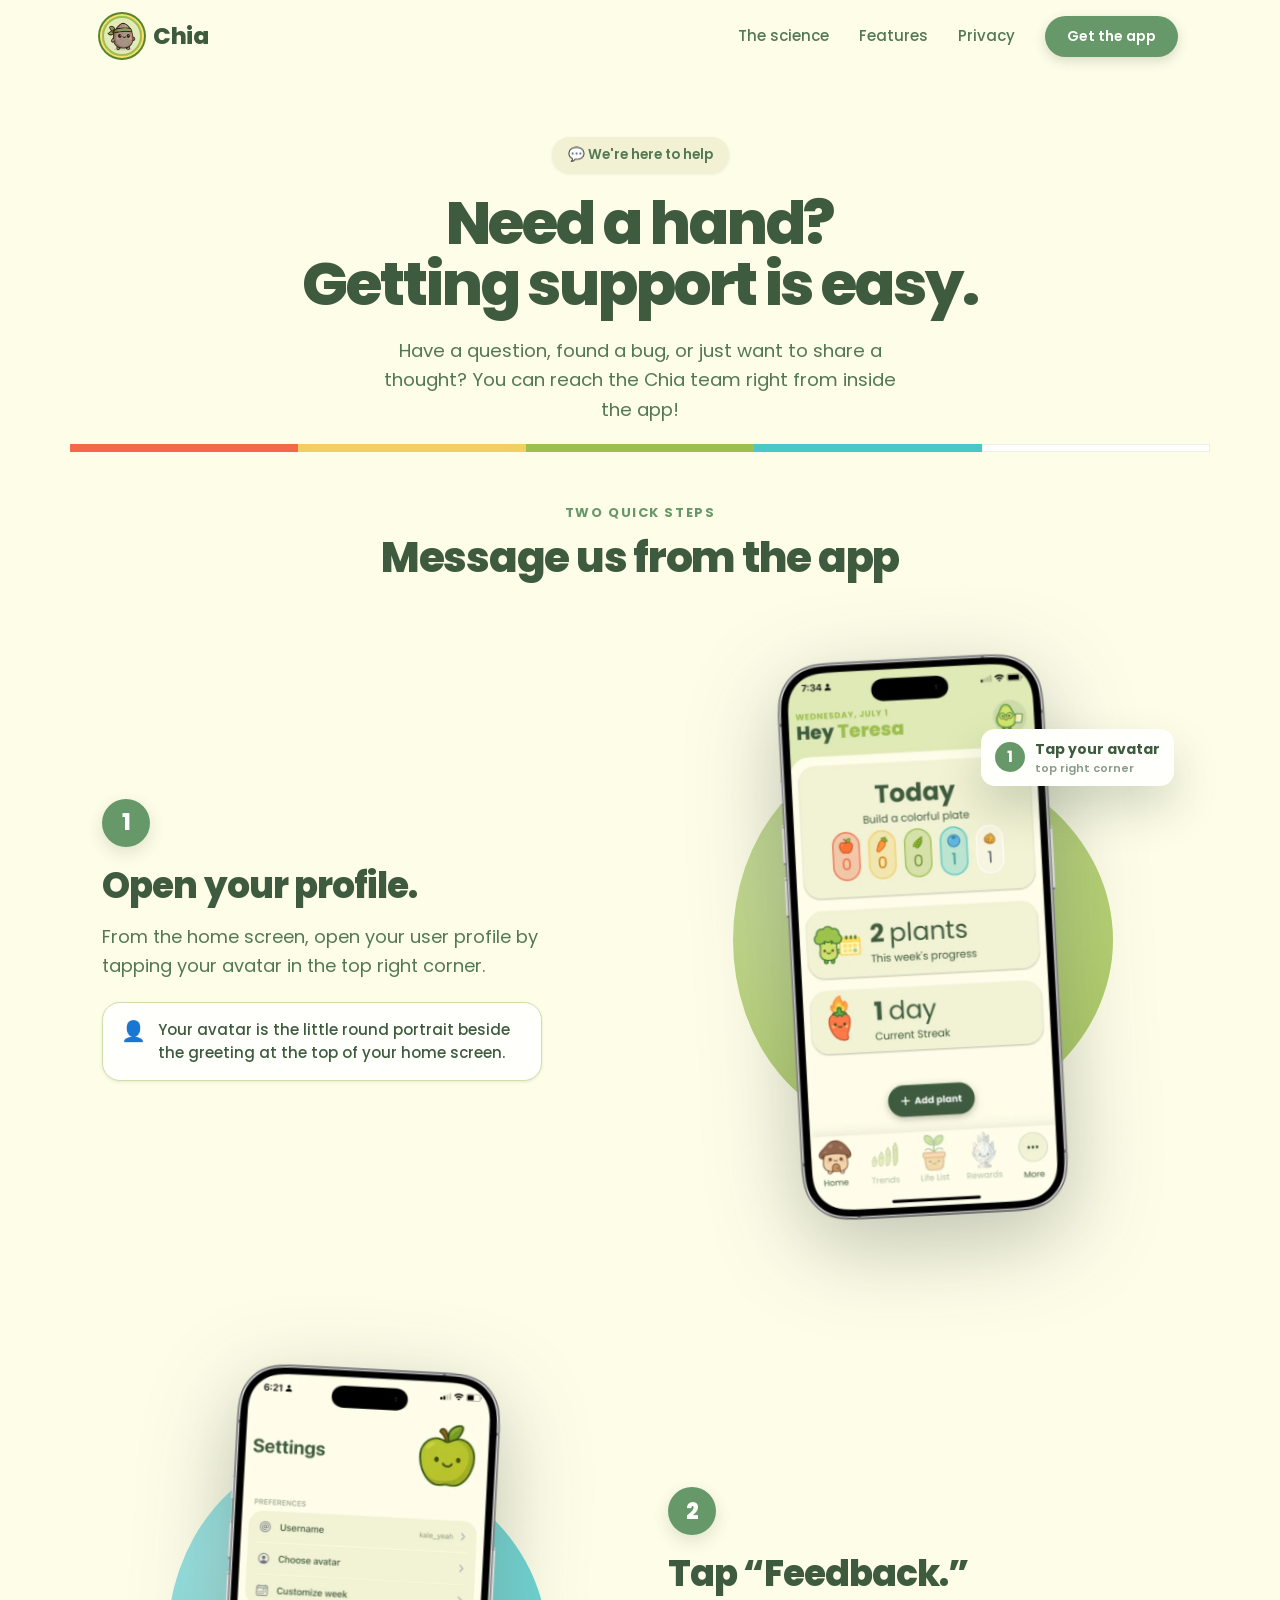
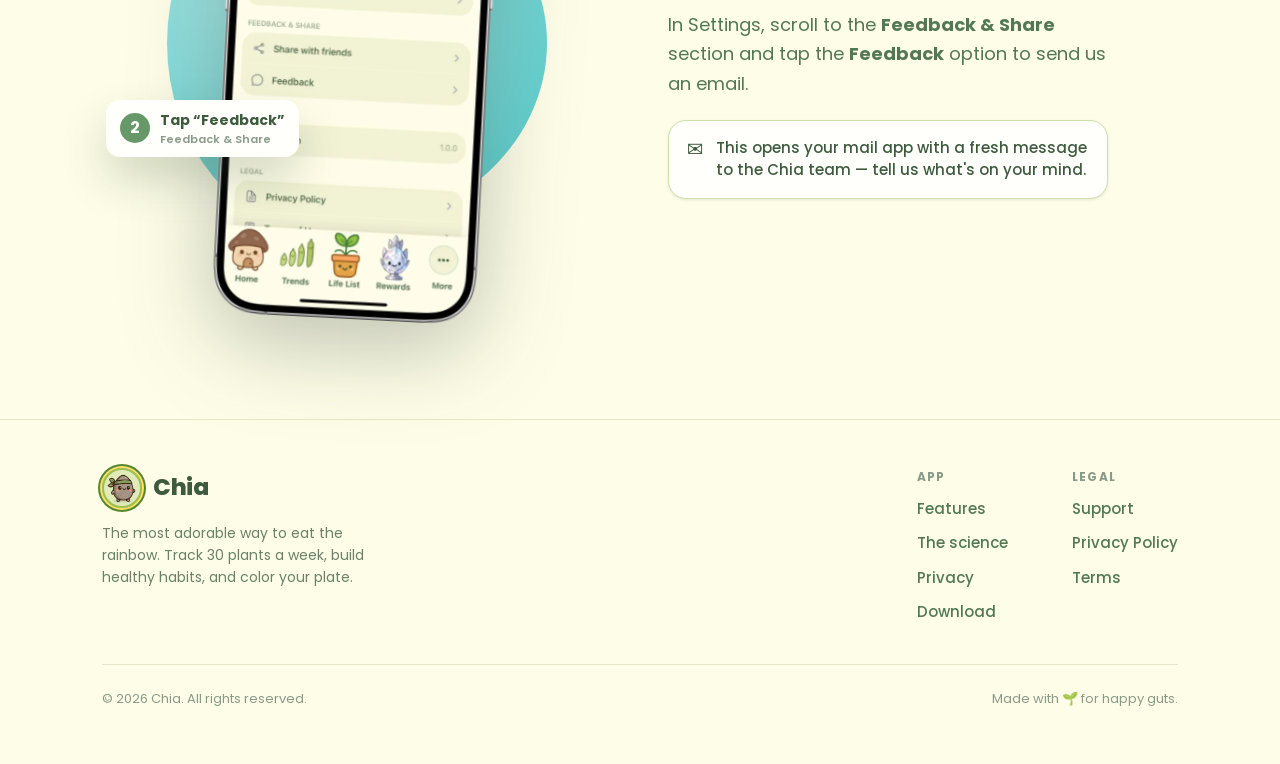
<file: support.html>
<!DOCTYPE html>
<html lang="en">
<head>
<meta charset="utf-8" />
<meta name="viewport" content="width=device-width, initial-scale=1" />
<title>Chia — Get support</title>
<meta name="description" content="How to get help with Chia and send feedback to our team." />

<!-- Open Graph (iMessage, Facebook, WhatsApp, Slack, Discord, LinkedIn) -->
<meta property="og:type" content="website" />
<meta property="og:site_name" content="Chia" />
<meta property="og:title" content="Chia — Get support" />
<meta property="og:description" content="How to get help with Chia and send feedback to our team." />
<meta property="og:url" content="https://chia-app.com/support.html" />
<meta property="og:image" content="https://chia-app.com/assets/og-image.png" />
<meta property="og:image:width" content="1200" />
<meta property="og:image:height" content="630" />
<meta property="og:image:alt" content="Chia — eat the rainbow every day" />

<!-- Twitter / X -->
<meta name="twitter:card" content="summary_large_image" />
<meta name="twitter:title" content="Chia — Get support" />
<meta name="twitter:description" content="How to get help with Chia and send feedback to our team." />
<meta name="twitter:image" content="https://chia-app.com/assets/og-image.png" />

<link rel="icon" href="/favicon.ico" sizes="any" />
<link rel="icon" type="image/png" sizes="32x32" href="/assets/favicon-32x32.png" />
<link rel="icon" type="image/png" sizes="16x16" href="/assets/favicon-16x16.png" />
<link rel="apple-touch-icon" sizes="180x180" href="/assets/apple-touch-icon.png" />
<link rel="preconnect" href="https://fonts.googleapis.com" />
<link rel="preconnect" href="https://fonts.gstatic.com" crossorigin />
<link href="https://fonts.googleapis.com/css2?family=Poppins:wght@400;500;600;700;800&display=swap" rel="stylesheet" />
<link rel="stylesheet" href="/css/shared.css" />
<link rel="stylesheet" href="/css/support.css" />
</head>
<body>

<!-- ============ NAV ============ -->
<header class="nav" id="nav">
  <div class="wrap nav-inner">
    <a class="brand" href="index.html">
      <span class="mark"><img src="assets/chia-mascot.webp" alt="Chia mascot" /></span>
      Chia
    </a>
    <nav class="nav-links">
      <a href="index.html#science">The science</a>
      <a href="index.html#features">Features</a>
      <a href="index.html#privacy">Privacy</a>
      <a href="https://apps.apple.com/us/app/chia-eat-the-rainbow/id6760507489" class="nav-cta">Get the app</a>
    </nav>
  </div>
</header>

<a id="top"></a>

<!-- ============ HERO ============ -->
<section class="support-hero">
  <div class="wrap reveal in">
    <span class="eyebrow">💬 We're here to help</span>
    <h1>Need a hand? <br />Getting support is easy.</h1>
    <p>Have a question, found a bug, or just want to share a thought? You can reach the Chia team right from inside the app!</p>
  </div>
</section>

<div class="rainbow-strip" aria-hidden="true">
  <span style="background:var(--red)"></span>
  <span style="background:var(--yellow)"></span>
  <span style="background:var(--green)"></span>
  <span style="background:var(--teal)"></span>
  <span style="background:var(--whitebrown);box-shadow:inset 0 0 0 1px #eee"></span>
</div>

<!-- ============ STEPS ============ -->
<section class="steps">
  <div class="wrap">
    <div class="steps-intro reveal">
      <span class="kicker">Two quick steps</span>
      <h2>Message us from the app</h2>
    </div>

    <!-- Step 1 -->
    <div class="step reveal">
      <div class="step-text">
        <span class="badge">1</span>
        <h3>Open your profile.</h3>
        <p>From the home screen, open your user profile by tapping your avatar in the top right corner.</p>
        <div class="hint"><span class="ic">👤</span><span>Your avatar is the little round portrait beside the greeting at the top of your home screen.</span></div>
      </div>
      <div class="step-visual">
        <div class="stage green"></div>
        <img class="phone-img tilt-l" src="assets/phone/home-900.webp"
             srcset="assets/phone/home-600.webp 600w, assets/phone/home-900.webp 900w"
             sizes="280px" width="280" height="607" loading="lazy" decoding="async"
             alt="Chia home screen with the user avatar in the top right corner" />
        <div class="tap-marker" style="top:92px; right:4px;">
          <span class="dot">1</span>
          <div>Tap your avatar<small>top right corner</small></div>
        </div>
      </div>
    </div>

    <!-- Step 2 -->
    <div class="step flip reveal">
      <div class="step-text">
        <span class="badge">2</span>
        <h3>Tap “Feedback.”</h3>
        <p>In Settings, scroll to the <b>Feedback &amp; Share</b> section and tap the <b>Feedback</b> option to send us an email.</p>
        <div class="hint"><span class="ic">✉️</span><span>This opens your mail app with a fresh message to the Chia team — tell us what's on your mind.</span></div>
      </div>
      <div class="step-visual">
        <div class="stage teal"></div>
        <img class="phone-img tilt-r" src="assets/phone/settings-900.webp"
             srcset="assets/phone/settings-600.webp 600w, assets/phone/settings-900.webp 900w"
             sizes="280px" width="280" height="607" loading="lazy" decoding="async"
             alt="Chia settings screen with the Feedback option under Feedback and Share" />
        <div class="tap-marker" style="top:360px; left:4px;">
          <span class="dot">2</span>
          <div>Tap “Feedback”<small>Feedback &amp; Share</small></div>
        </div>
      </div>
    </div>
  </div>
</section>

<!-- ============ FOOTER ============ -->
<footer>
  <div class="wrap">
    <div class="foot-inner">
      <div class="foot-brand">
        <a class="brand" href="index.html">
          <span class="mark"><img src="assets/chia-mascot.webp" alt="" /></span>
          Chia
        </a>
        <p>The most adorable way to eat the rainbow. Track 30 plants a week, build healthy habits, and color your plate.</p>
      </div>
      <div class="foot-cols">
        <div class="foot-col">
          <h5>App</h5>
          <a href="index.html#features">Features</a>
          <a href="index.html#science">The science</a>
          <a href="index.html#privacy">Privacy</a>
          <a href="index.html#download">Download</a>
        </div>
        <div class="foot-col">
          <h5>Legal</h5>
          <a href="support.html">Support</a>
          <a href="privacy-policy.html">Privacy Policy</a>
          <a href="terms-of-service.html">Terms</a>
        </div>
      </div>
    </div>
    <div class="foot-bottom">
      <span>© 2026 Chia. All rights reserved.</span>
      <span>Made with 🌱 for happy guts.</span>
    </div>
  </div>
</footer>

<script>
  // nav shadow on scroll
  const nav = document.getElementById('nav');
  const onScroll = () => nav.classList.toggle('scrolled', window.scrollY > 12);
  onScroll(); window.addEventListener('scroll', onScroll, { passive:true });

  // scroll reveal
  const io = new IntersectionObserver((entries) => {
    entries.forEach(e => { if (e.isIntersecting) { e.target.classList.add('in'); io.unobserve(e.target); } });
  }, { threshold:0.14, rootMargin:'0px 0px -8% 0px' });
  document.querySelectorAll('.reveal:not(.in)').forEach(el => io.observe(el));
</script>
</body>
</html>
</file>
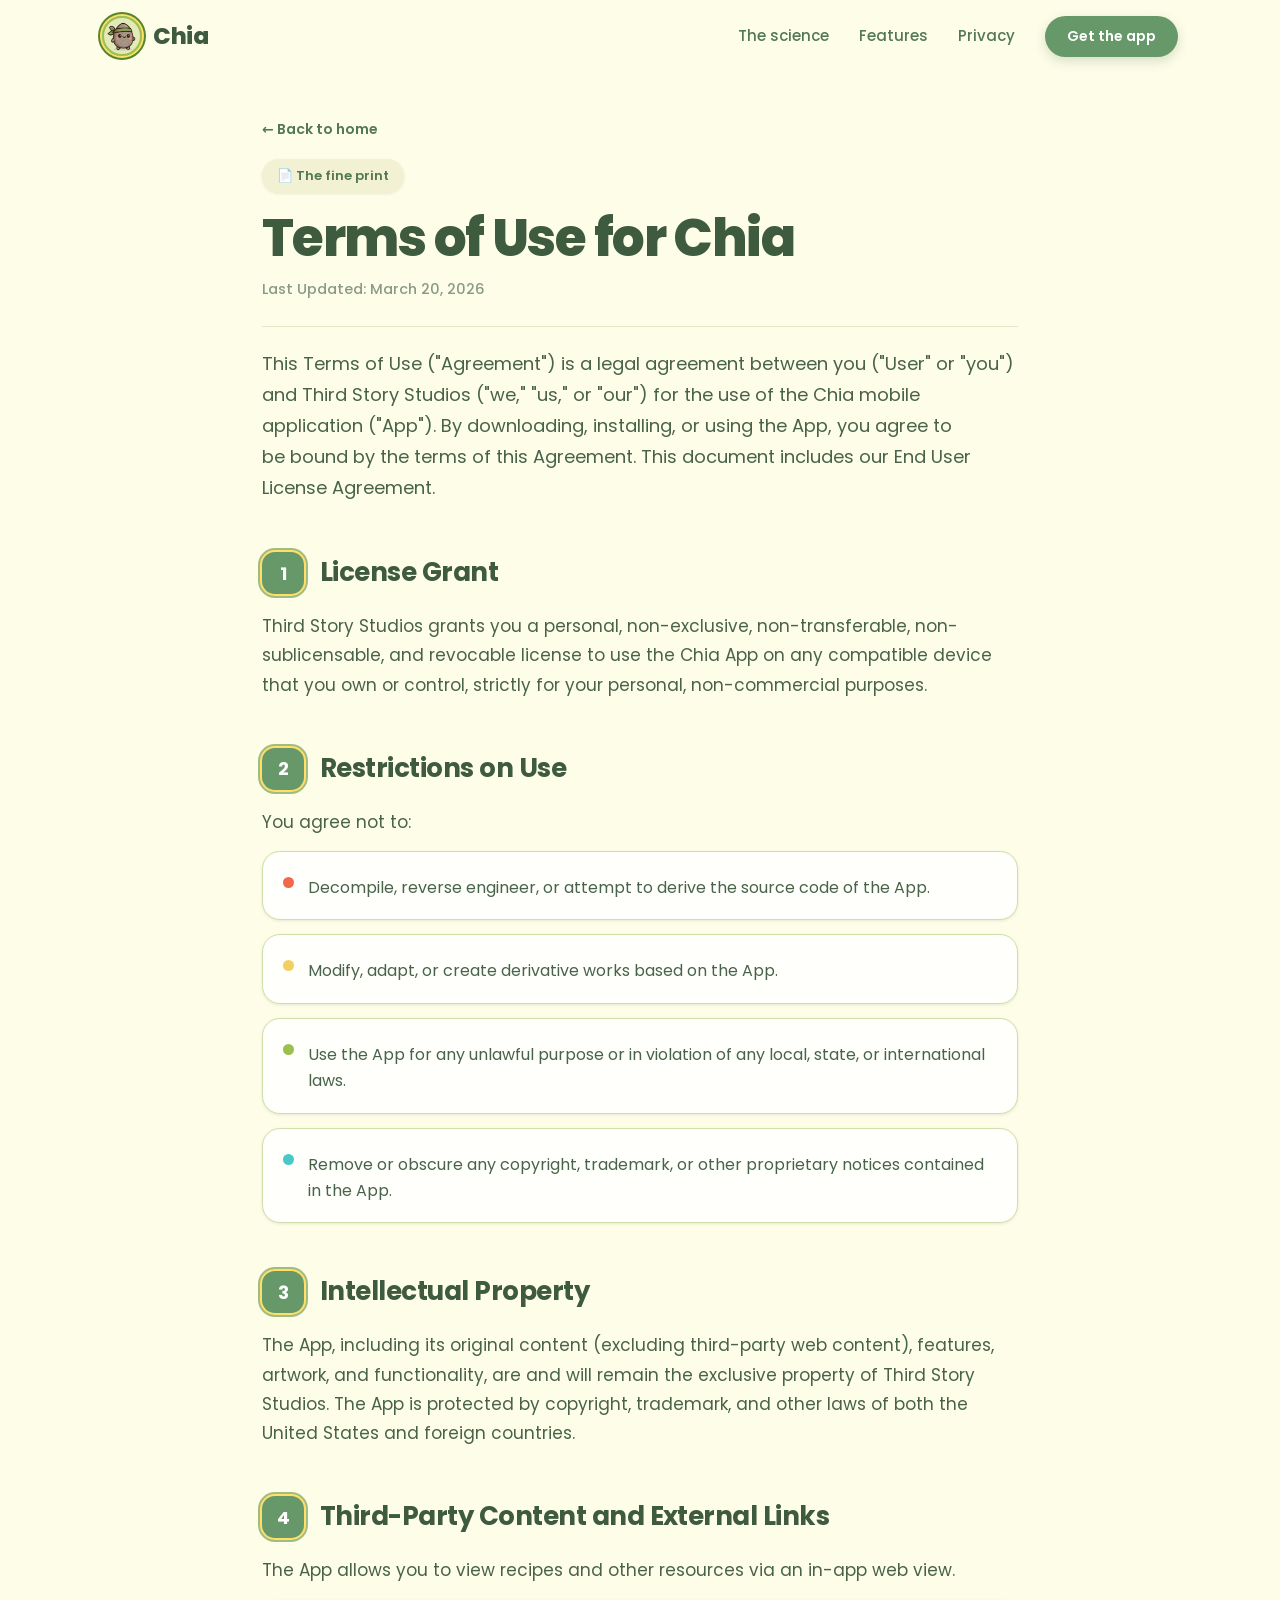
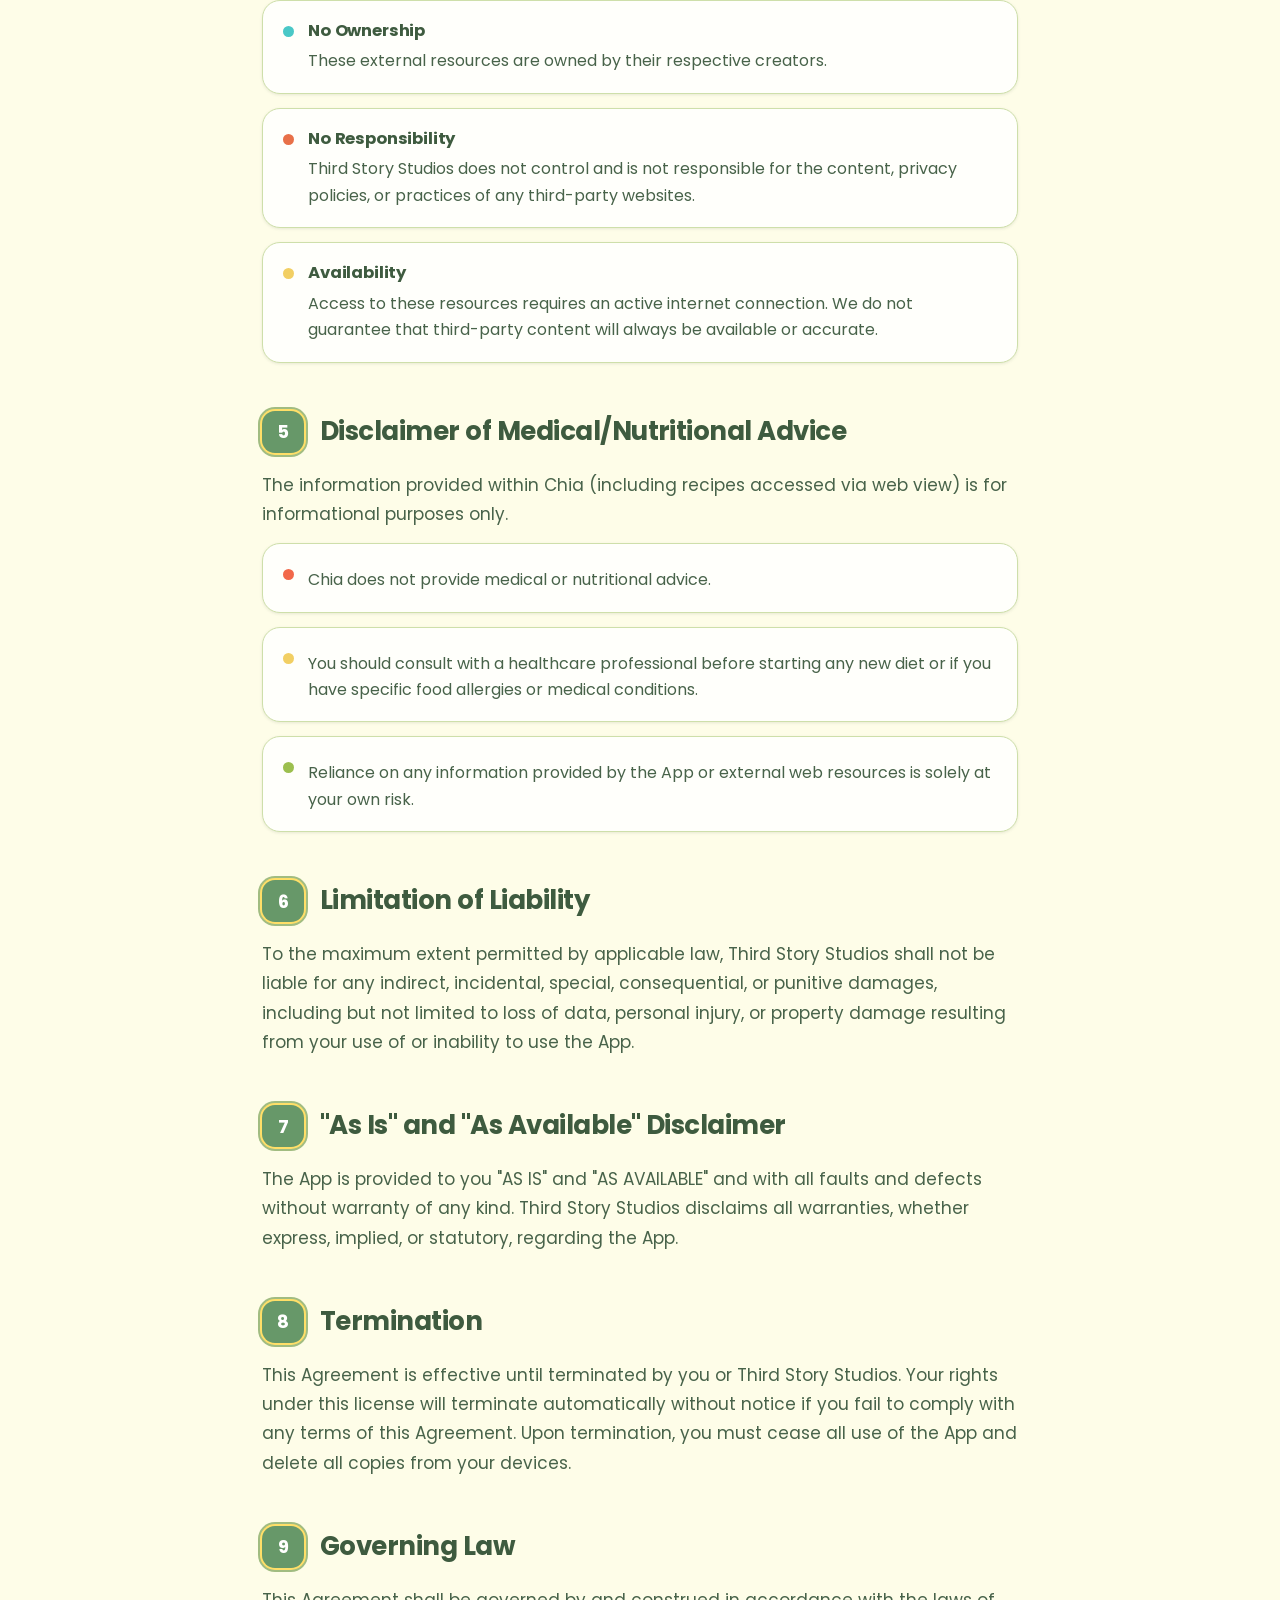
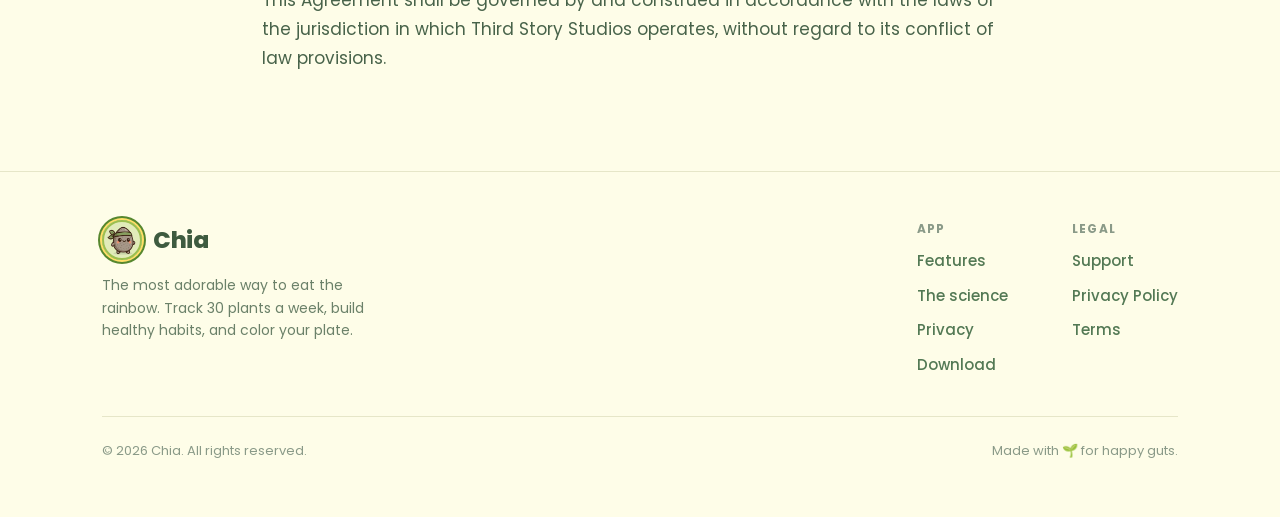
<file: terms-of-service.html>
<!DOCTYPE html>
<html lang="en">
<head>
<meta charset="utf-8" />
<meta name="viewport" content="width=device-width, initial-scale=1" />
<title>Chia — Terms of Use</title>
<meta name="description" content="The terms for using Chia." />

<!-- Open Graph (iMessage, Facebook, WhatsApp, Slack, Discord, LinkedIn) -->
<meta property="og:type" content="website" />
<meta property="og:site_name" content="Chia" />
<meta property="og:title" content="Chia — Terms of Use" />
<meta property="og:description" content="The terms for using Chia." />
<meta property="og:url" content="https://chia-app.com/terms-of-service.html" />
<meta property="og:image" content="https://chia-app.com/assets/og-image.png" />
<meta property="og:image:width" content="1200" />
<meta property="og:image:height" content="630" />
<meta property="og:image:alt" content="Chia — eat the rainbow every day" />

<!-- Twitter / X -->
<meta name="twitter:card" content="summary_large_image" />
<meta name="twitter:title" content="Chia — Terms of Use" />
<meta name="twitter:description" content="The terms for using Chia." />
<meta name="twitter:image" content="https://chia-app.com/assets/og-image.png" />

<link rel="icon" href="/favicon.ico" sizes="any" />
<link rel="icon" type="image/png" sizes="32x32" href="/assets/favicon-32x32.png" />
<link rel="icon" type="image/png" sizes="16x16" href="/assets/favicon-16x16.png" />
<link rel="apple-touch-icon" sizes="180x180" href="/assets/apple-touch-icon.png" />
<link rel="preconnect" href="https://fonts.googleapis.com" />
<link rel="preconnect" href="https://fonts.gstatic.com" crossorigin />
<link href="https://fonts.googleapis.com/css2?family=Poppins:wght@400;500;600;700;800&display=swap" rel="stylesheet" />
<link rel="stylesheet" href="/css/shared.css" />
<link rel="stylesheet" href="/css/legal.css" />
</head>
<body>

<!-- ============ NAV ============ -->
<header class="nav" id="nav">
  <div class="wrap nav-inner">
    <a class="brand" href="index.html">
      <span class="mark"><img src="assets/chia-mascot.webp" alt="Chia mascot" /></span>
      Chia
    </a>
    <nav class="nav-links">
      <a href="index.html#science">The science</a>
      <a href="index.html#features">Features</a>
      <a href="index.html#privacy">Privacy</a>
      <a href="https://apps.apple.com/us/app/chia-eat-the-rainbow/id6760507489" class="nav-cta">Get the app</a>
    </nav>
  </div>
</header>

<!-- ============ DOCUMENT ============ -->
<main class="doc">
  <a class="crumb" href="index.html">← Back to home</a>

  <div class="doc-head reveal in">
    <span class="eyebrow">📄 The fine print</span>
    <h1>Terms of Use for Chia</h1>
    <div class="updated">Last Updated: March 20, 2026</div>
  </div>

  <p class="lead reveal in">This Terms of Use ("Agreement") is a legal agreement between you ("User" or "you") and Third Story Studios ("we," "us," or "our") for the use of the Chia mobile application ("App"). By downloading, installing, or using the App, you agree to be bound by the terms of this Agreement. This document includes our End User License Agreement.</p>

  <!-- 1 -->
  <div class="reveal">
    <div class="sec-h"><span class="sec-num">1</span><h2>License Grant</h2></div>
    <p class="body">Third Story Studios grants you a personal, non-exclusive, non-transferable, non-sublicensable, and revocable license to use the Chia App on any compatible device that you own or control, strictly for your personal, non-commercial purposes.</p>
  </div>

  <!-- 2 -->
  <div class="reveal">
    <div class="sec-h"><span class="sec-num">2</span><h2>Restrictions on Use</h2></div>
    <p class="body">You agree not to:</p>
    <ul class="bullets">
      <li><span class="mk" style="background:var(--red)"></span><div class="bx"><span>Decompile, reverse engineer, or attempt to derive the source code of the App.</span></div></li>
      <li><span class="mk" style="background:var(--yellow)"></span><div class="bx"><span>Modify, adapt, or create derivative works based on the App.</span></div></li>
      <li><span class="mk" style="background:var(--green)"></span><div class="bx"><span>Use the App for any unlawful purpose or in violation of any local, state, or international laws.</span></div></li>
      <li><span class="mk" style="background:var(--teal)"></span><div class="bx"><span>Remove or obscure any copyright, trademark, or other proprietary notices contained in the App.</span></div></li>
    </ul>
  </div>

  <!-- 3 -->
  <div class="reveal">
    <div class="sec-h"><span class="sec-num">3</span><h2>Intellectual Property</h2></div>
    <p class="body">The App, including its original content (excluding third-party web content), features, artwork, and functionality, are and will remain the exclusive property of Third Story Studios. The App is protected by copyright, trademark, and other laws of both the United States and foreign countries.</p>
  </div>

  <!-- 4 -->
  <div class="reveal">
    <div class="sec-h"><span class="sec-num">4</span><h2>Third-Party Content and External Links</h2></div>
    <p class="body">The App allows you to view recipes and other resources via an in-app web view.</p>
    <ul class="bullets">
      <li><span class="mk" style="background:var(--teal)"></span><div class="bx"><strong>No Ownership</strong><span>These external resources are owned by their respective creators.</span></div></li>
      <li><span class="mk" style="background:var(--orange)"></span><div class="bx"><strong>No Responsibility</strong><span>Third Story Studios does not control and is not responsible for the content, privacy policies, or practices of any third-party websites.</span></div></li>
      <li><span class="mk" style="background:var(--yellow)"></span><div class="bx"><strong>Availability</strong><span>Access to these resources requires an active internet connection. We do not guarantee that third-party content will always be available or accurate.</span></div></li>
    </ul>
  </div>

  <!-- 5 -->
  <div class="reveal">
    <div class="sec-h"><span class="sec-num">5</span><h2>Disclaimer of Medical/Nutritional Advice</h2></div>
    <p class="body">The information provided within Chia (including recipes accessed via web view) is for informational purposes only.</p>
    <ul class="bullets">
      <li><span class="mk" style="background:var(--red)"></span><div class="bx"><span>Chia does not provide medical or nutritional advice.</span></div></li>
      <li><span class="mk" style="background:var(--yellow)"></span><div class="bx"><span>You should consult with a healthcare professional before starting any new diet or if you have specific food allergies or medical conditions.</span></div></li>
      <li><span class="mk" style="background:var(--green)"></span><div class="bx"><span>Reliance on any information provided by the App or external web resources is solely at your own risk.</span></div></li>
    </ul>
  </div>

  <!-- 6 -->
  <div class="reveal">
    <div class="sec-h"><span class="sec-num">6</span><h2>Limitation of Liability</h2></div>
    <p class="body">To the maximum extent permitted by applicable law, Third Story Studios shall not be liable for any indirect, incidental, special, consequential, or punitive damages, including but not limited to loss of data, personal injury, or property damage resulting from your use of or inability to use the App.</p>
  </div>

  <!-- 7 -->
  <div class="reveal">
    <div class="sec-h"><span class="sec-num">7</span><h2>"As Is" and "As Available" Disclaimer</h2></div>
    <p class="body">The App is provided to you "AS IS" and "AS AVAILABLE" and with all faults and defects without warranty of any kind. Third Story Studios disclaims all warranties, whether express, implied, or statutory, regarding the App.</p>
  </div>

  <!-- 8 -->
  <div class="reveal">
    <div class="sec-h"><span class="sec-num">8</span><h2>Termination</h2></div>
    <p class="body">This Agreement is effective until terminated by you or Third Story Studios. Your rights under this license will terminate automatically without notice if you fail to comply with any terms of this Agreement. Upon termination, you must cease all use of the App and delete all copies from your devices.</p>
  </div>

  <!-- 9 -->
  <div class="reveal">
    <div class="sec-h"><span class="sec-num">9</span><h2>Governing Law</h2></div>
    <p class="body">This Agreement shall be governed by and construed in accordance with the laws of the jurisdiction in which Third Story Studios operates, without regard to its conflict of law provisions.</p>
  </div>
</main>

<!-- ============ FOOTER ============ -->
<footer>
  <div class="wrap">
    <div class="foot-inner">
      <div class="foot-brand">
        <a class="brand" href="index.html">
          <span class="mark"><img src="assets/chia-mascot.webp" alt="" /></span>
          Chia
        </a>
        <p>The most adorable way to eat the rainbow. Track 30 plants a week, build healthy habits, and color your plate.</p>
      </div>
      <div class="foot-cols">
        <div class="foot-col">
          <h5>App</h5>
          <a href="index.html#features">Features</a>
          <a href="index.html#science">The science</a>
          <a href="index.html#privacy">Privacy</a>
          <a href="index.html#download">Download</a>
        </div>
        <div class="foot-col">
          <h5>Legal</h5>
          <a href="support.html">Support</a>
          <a href="privacy-policy.html">Privacy Policy</a>
          <a href="terms-of-service.html">Terms</a>
        </div>
      </div>
    </div>
    <div class="foot-bottom">
      <span>© 2026 Chia. All rights reserved.</span>
      <span>Made with 🌱 for happy guts.</span>
    </div>
  </div>
</footer>

<script>
  const nav = document.getElementById('nav');
  const onScroll = () => nav.classList.toggle('scrolled', window.scrollY > 12);
  onScroll(); window.addEventListener('scroll', onScroll, { passive:true });

  const io = new IntersectionObserver((entries) => {
    entries.forEach(e => { if (e.isIntersecting) { e.target.classList.add('in'); io.unobserve(e.target); } });
  }, { threshold:0.12, rootMargin:'0px 0px -6% 0px' });
  document.querySelectorAll('.reveal:not(.in)').forEach(el => io.observe(el));
</script>
</body>
</html>
</file>
<file: css/shared.css>
/* ==========================================================================
   shared.css — base styles common to every Chia page
   Design tokens, reset, nav, buttons, rainbow divider, footer, reveal,
   and shared responsive / reduced-motion rules.
   ========================================================================== */

:root {
  --bg: #fefde8;
  --bg-warm: #f6f4e0;
  --card: #f2f1d4;
  --card-2: #fffffb;
  --text: #3e5b3f;
  --muted: #537954;
  --soft: #6b8169;
  --faint: #8a9a88;
  --ink: #48634a;
  --line: #e6e6c8;
  --red: #f26849;
  --yellow: #f2cf63;
  --green: #9cbf4e;
  --teal: #4ac8c7;
  --whitebrown: #fffffb;
  --header-green: #a9c859;
  --green-faded: #cedfaa;
  --av-500: #679869;
  --av-600: #537954;
  --av-700: #3e5b3f;
  --av-800: #293d2a;
  --av-900: #151e15;
  --acc-yellow: #ffdf68;
  --acc-green: #56872e;
  --orange: #e87048;
  --e1: 0 1px 3px rgba(62, 91, 63, 0.12);
  --e2: 0 6px 16px rgba(62, 91, 63, 0.16);
  --e3: 0 22px 44px rgba(62, 91, 63, 0.22);
  --spring: cubic-bezier(0.34, 1.56, 0.64, 1);
}
* {
  box-sizing: border-box;
  margin: 0;
  padding: 0;
}
html {
  scroll-behavior: smooth;
  overflow-x: clip;
}
body {
  font-family: "Poppins", system-ui, sans-serif;
  background: var(--bg);
  color: var(--text);
  -webkit-font-smoothing: antialiased;
  overflow-x: clip;
  line-height: 1.5;
}
p {
  text-wrap: pretty;
}
a {
  color: inherit;
  text-decoration: none;
}
img {
  display: block;
  max-width: 100%;
}
.wrap {
  max-width: 1140px;
  margin: 0 auto;
  padding: 0 32px;
}

/* ---------- buttons ---------- */
.btn {
  font-family: inherit;
  font-weight: 600;
  cursor: pointer;
  border: none;
  display: inline-flex;
  align-items: center;
  gap: 10px;
  transition:
    transform 0.18s var(--spring),
    box-shadow 0.18s ease;
}
.btn:active {
  transform: scale(0.95);
}
.btn-primary {
  background: var(--av-500);
  color: #fff;
  padding: 15px 28px;
  border-radius: 9999px;
  font-size: 16px;
  box-shadow: 0 6px 16px rgba(62, 91, 63, 0.24);
}
.btn-primary:hover {
  box-shadow: 0 10px 24px rgba(62, 91, 63, 0.3);
}

/* ---------- nav ---------- */
header.nav {
  position: sticky;
  top: 0;
  z-index: 50;
  backdrop-filter: saturate(1.1) blur(8px);
  background: rgba(254, 253, 232, 0.82);
  border-bottom: 1px solid transparent;
  transition:
    border-color 0.3s,
    box-shadow 0.3s;
}
header.nav.scrolled {
  border-color: var(--line);
  box-shadow: 0 2px 14px rgba(62, 91, 63, 0.07);
}
.nav-inner {
  display: flex;
  align-items: center;
  justify-content: space-between;
  height: 72px;
}
.brand {
  display: flex;
  align-items: center;
  gap: 11px;
  font-weight: 800;
  font-size: 23px;
  letter-spacing: -0.02em;
}
.brand .mark {
  width: 40px;
  height: 40px;
  border-radius: 50%;
  background: rgba(156, 191, 78, 0.3);
  border: 2px solid var(--green);
  display: flex;
  align-items: center;
  justify-content: center;
  box-shadow:
    0 0 0 2px var(--acc-yellow),
    0 0 0 4px var(--acc-green);
}
.brand .mark img {
  width: 30px;
  height: 30px;
}
.nav-links {
  display: flex;
  align-items: center;
  gap: 30px;
  font-size: 15px;
  font-weight: 500;
  color: var(--muted);
}
.nav-links a {
  transition: color 0.2s;
}
.nav-links a:hover {
  color: var(--text);
}
.nav-cta {
  background: var(--av-500);
  color: #fff;
  padding: 10px 22px;
  border-radius: 9999px;
  font-weight: 600;
  font-size: 14px;
  box-shadow: 0 4px 12px rgba(62, 91, 63, 0.2);
  transition: transform 0.18s var(--spring);
}
.nav-cta:active {
  transform: scale(0.95);
}

/* ---------- rainbow divider ---------- */
.rainbow-strip {
  display: flex;
  height: 8px;
  max-width: 1140px;
  margin: 0 auto;
}
.rainbow-strip > span {
  flex: 1;
}

/* ---------- footer ---------- */
footer {
  padding: 48px 0 56px;
  border-top: 1px solid var(--line);
}
.foot-inner {
  display: flex;
  align-items: flex-start;
  justify-content: space-between;
  gap: 40px;
  flex-wrap: wrap;
}
.foot-brand {
  max-width: 300px;
}
.foot-brand p {
  color: var(--soft);
  font-size: 14px;
  margin-top: 14px;
  line-height: 1.6;
}
.foot-cols {
  display: flex;
  gap: 64px;
  flex-wrap: wrap;
}
.foot-col h5 {
  font-size: 12px;
  text-transform: uppercase;
  letter-spacing: 0.1em;
  color: var(--faint);
  font-weight: 700;
}
.foot-col a {
  display: block;
  color: var(--muted);
  font-size: 15px;
  margin-top: 12px;
  font-weight: 500;
  transition: color 0.2s;
}
.foot-col a:hover {
  color: var(--text);
}
.foot-bottom {
  display: flex;
  align-items: center;
  justify-content: space-between;
  margin-top: 40px;
  padding-top: 24px;
  border-top: 1px solid var(--line);
  font-size: 13px;
  color: var(--faint);
  flex-wrap: wrap;
  gap: 12px;
}

/* ---------- reveal ---------- */
.reveal {
  opacity: 0;
  transform: translateY(26px);
  transition:
    opacity 0.7s ease,
    transform 0.7s var(--spring);
}
.reveal.in {
  opacity: 1;
  transform: none;
}

/* ---------- responsive ---------- */
@media (max-width: 920px) {
  .nav-links a:not(.nav-cta) {
    display: none;
  }
}
@media (prefers-reduced-motion: reduce) {
  .reveal {
    opacity: 1 !important;
    transform: none !important;
  }
  html {
    scroll-behavior: auto;
  }
}
</file>
<file: css/index.css>
/* ==========================================================================
   index.css — styles unique to index.html (the marketing landing page).
   Depends on shared.css for tokens, reset, nav, base buttons, rainbow
   divider, footer, reveal, and shared responsive / reduced-motion rules.
   ========================================================================== */

/* ---------- buttons (landing-page only) ---------- */
.btn-ghost {
  color: var(--text);
  padding: 15px 20px;
  font-size: 16px;
  border-radius: 9999px;
}
.btn-ghost:hover {
  background: var(--card);
}
.store-btn {
  background: var(--av-800);
  color: #f0f5f0;
  padding: 11px 22px 11px 18px;
  border-radius: 18px;
  display: inline-flex;
  align-items: center;
  gap: 12px;
  transition:
    transform 0.18s var(--spring),
    box-shadow 0.2s;
  box-shadow: var(--e2);
}
.store-btn:hover {
  box-shadow: var(--e3);
  transform: translateY(-2px);
}
.store-btn:active {
  transform: scale(0.96);
}
.store-btn .glyph {
  width: 30px;
  height: 30px;
  flex: none;
}
.store-btn .lines {
  display: flex;
  flex-direction: column;
  line-height: 1.15;
}
.store-btn .lines small {
  font-size: 11px;
  font-weight: 500;
  color: #a4c1a5;
  letter-spacing: 0.02em;
}
.store-btn .lines b {
  font-size: 17px;
  font-weight: 700;
  letter-spacing: -0.01em;
}
.store-btn.light {
  background: var(--acc-yellow);
  color: var(--av-800);
  box-shadow:
    0 0 0 2px rgba(255, 223, 104, 0.45),
    0 10px 22px rgba(0, 0, 0, 0.22);
}
.store-btn.light .lines small {
  color: #7a6a1f;
}

/* ---------- hero ---------- */
.hero {
  position: relative;
  padding: 60px 0 40px;
}
.hero-grid {
  display: grid;
  grid-template-columns: 1.05fr 0.95fr;
  gap: 36px;
  align-items: center;
}
.eyebrow {
  display: inline-flex;
  align-items: center;
  gap: 8px;
  background: var(--card);
  color: var(--muted);
  padding: 8px 16px;
  border-radius: 9999px;
  font-size: 13.5px;
  font-weight: 600;
  box-shadow: var(--e1);
}
.hero h1 {
  font-size: clamp(42px, 6vw, 68px);
  line-height: 1;
  font-weight: 800;
  letter-spacing: -0.035em;
  margin: 20px 0 0;
}
.hero h1 .grad {
  background: linear-gradient(
    95deg,
    var(--red),
    var(--yellow) 32%,
    var(--green) 60%,
    var(--teal)
  );
  -webkit-background-clip: text;
  background-clip: text;
  color: transparent;
}
.lede {
  font-size: 18.5px;
  line-height: 1.6;
  color: var(--muted);
  margin-top: 22px;
  max-width: 480px;
}
.cta-row {
  display: flex;
  align-items: center;
  gap: 14px;
  flex-wrap: wrap;
  margin-top: 30px;
}
.proof {
  display: flex;
  align-items: center;
  gap: 12px;
  margin-top: 24px;
  font-size: 13.5px;
  color: var(--faint);
  font-weight: 500;
}
.stars {
  color: var(--yellow);
  letter-spacing: 2px;
  font-size: 15px;
}

/* hero visual */
.hero-visual {
  position: relative;
  display: flex;
  align-items: center;
  justify-content: center;
  min-height: 540px;
}
.blob {
  position: absolute;
  width: 430px;
  height: 430px;
  border-radius: 46% 54% 60% 40% / 54% 44% 56% 46%;
  background: radial-gradient(
    circle at 32% 28%,
    var(--green-faded),
    var(--header-green)
  );
  top: 50%;
  left: 50%;
  transform: translate(-50%, -50%);
  z-index: 0;
}
.blob.orange {
  width: 240px;
  height: 240px;
  background: radial-gradient(circle at 40% 35%, #f0a07f, var(--orange));
  border-radius: 54% 46% 40% 60% / 44% 56% 44% 56%;
  top: 78%;
  left: 74%;
  opacity: 0.9;
  filter: blur(0.2px);
}
.phone-hero {
  position: relative;
  z-index: 2;
  width: 320px;
  border-radius: 9.2%/4.45%;
  filter: drop-shadow(0 28px 46px rgba(41, 61, 42, 0.34));
  transform: rotate(-2deg);
}
.float-card {
  position: absolute;
  z-index: 3;
  background: var(--card-2);
  border-radius: 20px;
  padding: 14px 16px;
  box-shadow: var(--e3);
}
.float-rainbow {
  bottom: 54px;
  left: -20px;
  transform: rotate(-3deg);
}
.float-rainbow .t {
  font-size: 11.5px;
  color: var(--faint);
  font-weight: 600;
  text-transform: uppercase;
  letter-spacing: 0.06em;
}
.dots {
  display: flex;
  gap: 7px;
  margin-top: 9px;
}
.dots i {
  width: 30px;
  height: 30px;
  border-radius: 50%;
  display: flex;
  align-items: center;
  justify-content: center;
  color: #fff;
  font-size: 13px;
  font-weight: 700;
  font-style: normal;
  box-shadow: inset 0 0 0 1px rgba(0, 0, 0, 0.06);
}
.float-streak {
  top: 40px;
  right: -20px;
  transform: rotate(3deg);
  display: flex;
  align-items: center;
  gap: 10px;
}
.float-streak .big {
  font-size: 26px;
  font-weight: 800;
  letter-spacing: -0.02em;
  line-height: 1;
}
.float-streak .lbl {
  font-size: 11.5px;
  color: var(--faint);
  font-weight: 600;
}
.mascot-peek {
  position: absolute;
  z-index: 4;
  width: 96px;
  bottom: -6px;
  left: 44px;
  transform: rotate(-6deg);
  filter: drop-shadow(0 10px 14px rgba(41, 61, 42, 0.22));
}

/* ---------- section scaffolding ---------- */
section {
  position: relative;
}
.kicker {
  display: inline-block;
  font-size: 13px;
  font-weight: 700;
  text-transform: uppercase;
  letter-spacing: 0.12em;
  color: var(--av-500);
}
.sec-head {
  text-align: center;
  max-width: 680px;
  margin: 0 auto;
}
.sec-head h2 {
  font-size: clamp(30px, 4.4vw, 46px);
  font-weight: 800;
  letter-spacing: -0.03em;
  line-height: 1.04;
  margin-top: 12px;
}
.sec-head p {
  font-size: 18px;
  color: var(--muted);
  margin-top: 16px;
  line-height: 1.6;
}

/* audience pills */
.audience {
  padding: 64px 0 8px;
}
.pill-row {
  display: flex;
  gap: 14px;
  justify-content: center;
  flex-wrap: wrap;
  margin-top: 30px;
}
.apill {
  display: flex;
  align-items: center;
  gap: 9px;
  background: var(--card-2);
  border: 1px solid var(--green-faded);
  padding: 12px 20px;
  border-radius: 9999px;
  font-weight: 600;
  font-size: 16px;
  box-shadow: var(--e1);
}
.apill .dot {
  width: 13px;
  height: 13px;
  border-radius: 50%;
}

/* ---------- science dark band ---------- */
.dark {
  background: var(--av-900);
  color: #f0f5f0;
  border-radius: 36px;
  padding: 60px 56px;
  position: relative;
  overflow: hidden;
}
.dark .glow {
  position: absolute;
  width: 480px;
  height: 480px;
  border-radius: 50%;
  background: radial-gradient(circle, rgba(169, 200, 89, 0.3), transparent 70%);
  top: -200px;
  right: -140px;
}
.dark .glow.b {
  background: radial-gradient(
    circle,
    rgba(232, 112, 72, 0.26),
    transparent 70%
  );
  top: auto;
  bottom: -220px;
  left: -160px;
  right: auto;
}
.dark .kicker {
  color: var(--header-green);
  position: relative;
}
.dark h2 {
  font-size: clamp(30px, 4.4vw, 46px);
  font-weight: 800;
  letter-spacing: -0.03em;
  line-height: 1.05;
  margin-top: 12px;
  position: relative;
}
.dark h2 .accent {
  color: var(--yellow);
}
.dark .dp {
  color: #c2d6c3;
  font-size: 18px;
  line-height: 1.6;
  margin-top: 18px;
  max-width: 560px;
  position: relative;
}
.stats {
  display: grid;
  grid-template-columns: repeat(3, 1fr);
  gap: 18px;
  margin-top: 40px;
  position: relative;
}
.stat {
  background: rgba(240, 245, 240, 0.06);
  border: 1px solid rgba(240, 245, 240, 0.13);
  border-radius: 24px;
  padding: 26px 24px;
}
.stat .n {
  font-size: 46px;
  font-weight: 800;
  color: #fff;
  letter-spacing: -0.03em;
  line-height: 1;
}
.stat .n .u {
  font-size: 20px;
  color: var(--header-green);
  font-weight: 700;
}
.stat .l {
  font-size: 14px;
  color: #a4c1a5;
  margin-top: 10px;
  line-height: 1.45;
}

/* ---------- feature rows ---------- */
.features {
  padding: 40px 0 8px;
}
.feature {
  display: grid;
  grid-template-columns: 1fr 1fr;
  gap: 56px;
  align-items: center;
  padding: 54px 0;
}
.feature.flip .f-text {
  order: 2;
}
.feature.flip .f-visual {
  order: 1;
}
.f-text .num {
  font-size: 14px;
  font-weight: 700;
  color: var(--av-500);
  letter-spacing: 0.04em;
}
.f-text h3 {
  font-size: clamp(28px, 3.6vw, 40px);
  font-weight: 800;
  letter-spacing: -0.025em;
  line-height: 1.06;
  margin-top: 10px;
}
.f-text p {
  font-size: 18px;
  color: var(--muted);
  line-height: 1.62;
  margin-top: 18px;
  max-width: 460px;
}
.f-list {
  list-style: none;
  margin-top: 22px;
  display: flex;
  flex-direction: column;
  gap: 12px;
}
.f-list li {
  display: flex;
  align-items: flex-start;
  gap: 12px;
  font-size: 16px;
  color: var(--text);
  font-weight: 500;
}
.f-list .tick {
  width: 26px;
  height: 26px;
  flex: none;
  border-radius: 50%;
  background: var(--green-faded);
  display: flex;
  align-items: center;
  justify-content: center;
  color: var(--av-600);
  font-size: 14px;
  font-weight: 800;
  margin-top: 1px;
}

.f-visual {
  position: relative;
  display: flex;
  align-items: center;
  justify-content: center;
  min-height: 560px;
}
.stage {
  position: absolute;
  width: 380px;
  height: 380px;
  border-radius: 42% 58% 58% 42% / 50% 50% 50% 50%;
  top: 50%;
  left: 50%;
  transform: translate(-50%, -50%);
  z-index: 0;
}
.stage.green {
  background: radial-gradient(
    circle at 34% 30%,
    var(--green-faded),
    var(--header-green)
  );
}
.stage.yellow {
  background: radial-gradient(circle at 34% 30%, #fbe6a6, var(--yellow));
}
.stage.teal {
  background: radial-gradient(circle at 34% 30%, #b6e9e8, var(--teal));
}
.stage.red {
  background: radial-gradient(circle at 34% 30%, #f6a88f, var(--red));
}
.stage.orange {
  background: radial-gradient(circle at 34% 30%, #f3b095, var(--orange));
}
.phone {
  position: relative;
  z-index: 2;
  width: 300px;
  border-radius: 9.2%/4.45%;
  filter: drop-shadow(0 26px 44px rgba(41, 61, 42, 0.3));
}
.phone.tilt-l {
  transform: rotate(-3deg);
}
.phone.tilt-r {
  transform: rotate(3deg);
}
.chip-float {
  position: absolute;
  z-index: 3;
  background: var(--card-2);
  border-radius: 16px;
  padding: 11px 15px;
  box-shadow: var(--e3);
  display: flex;
  align-items: center;
  gap: 10px;
  font-weight: 700;
  font-size: 15px;
}
.chip-float .emoji {
  font-size: 22px;
}
.chip-float small {
  display: block;
  font-size: 11px;
  color: var(--faint);
  font-weight: 600;
}
.top-right {
  top: 60px;
  right: -20px;
  rotate: 3deg;
}
.top-left {
  top: 54px;
  left: -30px;
  rotate: -3deg;
}
.bottom-left {
  bottom: 70px;
  left: -30px;
  rotate: 1deg;
}
.bottom-right {
  bottom: 64px;
  right: -30px;
  rotate: 3deg;
}

/* ---------- small feature grid ---------- */
.grid-feats {
  padding: 56px 0;
}
.cards3 {
  display: grid;
  grid-template-columns: repeat(3, 1fr);
  gap: 24px;
  margin-top: 48px;
}
.fcard {
  background: var(--card);
  border-radius: 28px;
  padding: 34px 30px;
  box-shadow: var(--e1);
  transition:
    transform 0.25s var(--spring),
    box-shadow 0.25s ease;
}
.fcard:hover {
  transform: translateY(-6px);
  box-shadow: var(--e2);
}
.fcard .ic {
  width: 62px;
  height: 62px;
  border-radius: 18px;
  display: flex;
  align-items: center;
  justify-content: center;
  font-size: 30px;
  box-shadow: var(--e1);
}
.fcard h4 {
  font-size: 23px;
  font-weight: 700;
  letter-spacing: -0.02em;
  margin-top: 22px;
}
.fcard p {
  font-size: 15.5px;
  color: var(--muted);
  line-height: 1.6;
  margin-top: 12px;
}

/* ---------- privacy strip ---------- */
.privacy {
  padding: 8px 0 64px;
}
.privacy-band {
  background: var(--card-2);
  border: 1px solid var(--green-faded);
  border-radius: 32px;
  padding: 40px 48px;
  display: flex;
  align-items: center;
  gap: 32px;
  box-shadow: var(--e1);
}
.privacy-band .lock {
  width: 84px;
  height: 84px;
  flex: none;
  border-radius: 24px;
  background: var(--green-faded);
  display: flex;
  align-items: center;
  justify-content: center;
  font-size: 40px;
}
.privacy-band h3 {
  font-size: 28px;
  font-weight: 800;
  letter-spacing: -0.02em;
}
.privacy-band p {
  font-size: 17px;
  color: var(--muted);
  margin-top: 8px;
  line-height: 1.55;
  max-width: 620px;
}

/* ---------- final CTA ---------- */
.final {
  padding: 8px 0 80px;
}
.final .dark {
  display: grid;
  grid-template-columns: 1.2fr 0.8fr;
  gap: 32px;
  align-items: center;
}
.final h2 {
  font-size: clamp(34px, 5vw, 54px);
}
.final .dp {
  font-size: 19px;
}
.final-cta {
  display: flex;
  gap: 14px;
  flex-wrap: wrap;
  margin-top: 30px;
  position: relative;
}
.final .mascot-big {
  position: relative;
  justify-self: center;
}
.final .mascot-big img {
  width: 230px;
  filter: drop-shadow(0 22px 30px rgba(0, 0, 0, 0.34));
}
.confetti {
  position: absolute;
  width: 11px;
  height: 11px;
  border-radius: 3px;
  opacity: 0.9;
}

/* ---------- responsive ---------- */
@media (max-width: 920px) {
  .hero-grid {
    grid-template-columns: 1fr;
    gap: 8px;
  }
  .hero-visual {
    min-height: 460px;
    margin: 8px auto 0;
    width: 320px;
    max-width: 100%;
  }
  .feature {
    grid-template-columns: 1fr;
    gap: 20px;
    padding: 40px 0;
  }
  .feature.flip .f-text {
    order: 1;
  }
  .feature.flip .f-visual {
    order: 2;
  }
  .f-visual {
    min-height: 480px;
    width: 300px;
    max-width: 100%;
    margin-inline: auto;
  }
  .f-text p,
  .lede,
  .f-text {
    text-align: left;
  }
  .stats {
    grid-template-columns: 1fr;
  }
  .cards3 {
    grid-template-columns: 1fr;
  }
  .final .dark {
    grid-template-columns: 1fr;
  }
  .final .mascot-big {
    display: none;
  }
  .privacy-band {
    flex-direction: column;
    text-align: center;
  }
  .dark {
    padding: 44px 28px;
  }
}

/* ---------- tweak states ---------- */
body.twk-hide-proof #hero-proof {
  display: none;
}
body.twk-flat-head #hero-grad {
  background: none;
  -webkit-text-fill-color: initial;
  color: var(--text);
}
body.twk-no-tilt .phone,
body.twk-no-tilt .phone-hero {
  transform: none;
}

/* ---------- tweaks panel ---------- */
.twk-panel {
  position: fixed;
  right: 16px;
  bottom: 16px;
  z-index: 2147483646;
  width: 248px;
  background: rgba(250, 249, 236, 0.82);
  color: var(--text);
  -webkit-backdrop-filter: blur(22px) saturate(150%);
  backdrop-filter: blur(22px) saturate(150%);
  border: 0.5px solid rgba(255, 255, 255, 0.7);
  border-radius: 16px;
  box-shadow:
    0 1px 0 rgba(255, 255, 255, 0.5) inset,
    0 14px 40px rgba(41, 61, 42, 0.22);
  font-family: "Poppins", system-ui, sans-serif;
  overflow: hidden;
}
.twk-hd {
  display: flex;
  align-items: center;
  justify-content: space-between;
  padding: 12px 10px 12px 16px;
}
.twk-hd b {
  font-size: 13px;
  font-weight: 700;
  letter-spacing: -0.01em;
}
.twk-x {
  border: 0;
  background: transparent;
  color: var(--faint);
  width: 24px;
  height: 24px;
  border-radius: 7px;
  cursor: pointer;
  font-size: 13px;
  line-height: 1;
}
.twk-x:hover {
  background: rgba(62, 91, 63, 0.08);
  color: var(--text);
}
.twk-body {
  padding: 2px 16px 16px;
  display: flex;
  flex-direction: column;
  gap: 11px;
}
.twk-sect {
  font-size: 10px;
  font-weight: 700;
  letter-spacing: 0.08em;
  text-transform: uppercase;
  color: var(--faint);
  padding: 8px 0 0;
}
.twk-sect:first-child {
  padding-top: 0;
}
.twk-trow {
  display: flex;
  align-items: center;
  justify-content: space-between;
  gap: 12px;
}
.twk-trow span {
  font-size: 13px;
  font-weight: 500;
  color: var(--muted);
}
.twk-tog {
  position: relative;
  width: 38px;
  height: 22px;
  border: 0;
  border-radius: 999px;
  flex: none;
  background: var(--green-faded);
  transition: background 0.18s var(--spring);
  cursor: pointer;
  padding: 0;
}
.twk-tog[data-on="1"] {
  background: var(--av-500);
}
.twk-tog i {
  position: absolute;
  top: 2px;
  left: 2px;
  width: 18px;
  height: 18px;
  border-radius: 50%;
  background: #fff;
  box-shadow: 0 1px 3px rgba(41, 61, 42, 0.3);
  transition: transform 0.18s var(--spring);
}
.twk-tog[data-on="1"] i {
  transform: translateX(16px);
}
</file>
<file: css/legal.css>
/* ==========================================================================
   legal.css — document styles shared by privacy-policy.html and
   terms-of-service.html (their page-specific CSS is identical).
   Depends on shared.css for tokens, nav, footer, reveal, and responsive rules.
   ========================================================================== */

/* ---------- document ---------- */
.doc {
  max-width: 820px;
  margin: 0 auto;
  padding: 18px 32px 84px;
}
.crumb {
  display: inline-flex;
  align-items: center;
  gap: 7px;
  margin-top: 28px;
  font-size: 14px;
  font-weight: 600;
  color: var(--muted);
  transition: color 0.2s;
}
.crumb:hover {
  color: var(--text);
}
.doc-head {
  margin-top: 18px;
  padding-bottom: 26px;
  border-bottom: 1px solid var(--line);
}
.doc-head .eyebrow {
  display: inline-flex;
  align-items: center;
  gap: 8px;
  background: var(--card);
  color: var(--muted);
  padding: 7px 15px;
  border-radius: 9999px;
  font-size: 13px;
  font-weight: 600;
  box-shadow: var(--e1);
  white-space: nowrap;
}
.doc-head h1 {
  font-size: clamp(34px, 5vw, 52px);
  font-weight: 800;
  letter-spacing: -0.03em;
  line-height: 1.04;
  margin: 18px 0 0;
}
.updated {
  color: var(--faint);
  font-size: 14.5px;
  font-weight: 500;
  margin-top: 14px;
}

.lead {
  font-size: 18px;
  line-height: 1.72;
  color: var(--ink);
  margin-top: 22px;
}
.lead a,
.lead strong {
  font-weight: 600;
  color: var(--text);
}

.sec-h {
  display: flex;
  align-items: center;
  gap: 16px;
  margin: 48px 0 18px;
}
.sec-num {
  width: 42px;
  height: 42px;
  flex: none;
  border-radius: 13px;
  background: var(--av-500);
  color: #fff;
  display: flex;
  align-items: center;
  justify-content: center;
  font-size: 18px;
  font-weight: 700;
  box-shadow:
    0 0 0 2px var(--acc-yellow),
    0 0 0 4px rgba(86, 135, 46, 0.55);
}
.sec-h h2 {
  font-size: clamp(21px, 2.6vw, 26px);
  font-weight: 700;
  letter-spacing: -0.02em;
  line-height: 1.15;
}

p.body {
  font-size: 17px;
  line-height: 1.72;
  color: var(--ink);
  margin-bottom: 14px;
}

ul.bullets {
  list-style: none;
  display: flex;
  flex-direction: column;
  gap: 14px;
  margin: 6px 0 8px;
}
ul.bullets li {
  position: relative;
  display: flex;
  gap: 14px;
  background: var(--card-2);
  border: 1px solid var(--green-faded);
  border-radius: 18px;
  padding: 18px 20px;
  box-shadow: var(--e1);
}
ul.bullets li .mk {
  width: 11px;
  height: 11px;
  flex: none;
  border-radius: 50%;
  margin-top: 7px;
}
ul.bullets li .bx strong {
  display: block;
  font-size: 16.5px;
  font-weight: 700;
  color: var(--text);
  letter-spacing: -0.01em;
}
ul.bullets li .bx span {
  display: block;
  font-size: 16px;
  line-height: 1.65;
  color: var(--ink);
  margin-top: 5px;
}

.links {
  display: flex;
  flex-direction: column;
  gap: 12px;
  margin: 8px 0 4px;
  padding-left: 2px;
}
.links a {
  display: inline-flex;
  align-items: center;
  gap: 9px;
  font-size: 16.5px;
  font-weight: 600;
  color: var(--av-500);
  width: fit-content;
  transition:
    gap 0.18s var(--spring),
    color 0.2s;
}
.links a:hover {
  color: var(--av-700);
  gap: 13px;
}
.links a .ar {
  font-size: 14px;
}

.doc-foot-note {
  margin-top: 48px;
  padding: 22px 24px;
  background: var(--card);
  border-radius: 20px;
  font-size: 15px;
  color: var(--muted);
  line-height: 1.6;
}
</file>
<file: css/support.css>
/* ==========================================================================
   support.css — styles unique to support.html.
   Depends on shared.css for tokens, reset, nav, buttons, rainbow divider,
   footer, reveal, and shared responsive / reduced-motion rules.
   ========================================================================== */

/* ---------- page header ---------- */
.support-hero {
  padding: 64px 0 20px;
  text-align: center;
}
.support-hero .eyebrow {
  display: inline-flex;
  align-items: center;
  gap: 8px;
  background: var(--card);
  color: var(--muted);
  padding: 8px 16px;
  border-radius: 9999px;
  font-size: 13.5px;
  font-weight: 600;
  box-shadow: var(--e1);
}
.support-hero h1 {
  font-size: clamp(38px, 5.4vw, 60px);
  line-height: 1.02;
  font-weight: 800;
  letter-spacing: -0.035em;
  margin: 20px 0 0;
}
.support-hero p {
  font-size: 18.5px;
  line-height: 1.6;
  color: var(--muted);
  margin: 20px auto 0;
  max-width: 560px;
}

/* ---------- steps ---------- */
.steps {
  padding: 48px 0 24px;
}
.steps-intro {
  text-align: center;
  max-width: 620px;
  margin: 0 auto 8px;
}
.steps-intro .kicker {
  display: inline-block;
  font-size: 13px;
  font-weight: 700;
  text-transform: uppercase;
  letter-spacing: 0.12em;
  color: var(--av-500);
}
.steps-intro h2 {
  font-size: clamp(28px, 4vw, 42px);
  font-weight: 800;
  letter-spacing: -0.03em;
  line-height: 1.05;
  margin-top: 12px;
}

.step {
  display: grid;
  grid-template-columns: 1fr 1fr;
  gap: 56px;
  align-items: center;
  padding: 48px 0;
}
.step.flip .step-text {
  order: 2;
}
.step.flip .step-visual {
  order: 1;
}

.step-text .badge {
  display: inline-flex;
  align-items: center;
  justify-content: center;
  width: 48px;
  height: 48px;
  border-radius: 50%;
  background: var(--av-500);
  color: #fff;
  font-size: 22px;
  font-weight: 800;
  box-shadow: var(--e2);
}
.step-text h3 {
  font-size: clamp(26px, 3.4vw, 36px);
  font-weight: 800;
  letter-spacing: -0.025em;
  line-height: 1.08;
  margin-top: 20px;
}
.step-text p {
  font-size: 18px;
  color: var(--muted);
  line-height: 1.62;
  margin-top: 16px;
  max-width: 440px;
}
.step-text .hint {
  display: flex;
  align-items: flex-start;
  gap: 12px;
  margin-top: 22px;
  background: var(--card-2);
  border: 1px solid var(--green-faded);
  border-radius: 18px;
  padding: 16px 18px;
  font-size: 15px;
  color: var(--text);
  font-weight: 500;
  max-width: 440px;
  box-shadow: var(--e1);
}
.step-text .hint .ic {
  flex: none;
  font-size: 20px;
  line-height: 1.2;
}

.step-visual {
  position: relative;
  display: flex;
  align-items: center;
  justify-content: center;
  min-height: 600px;
}
.step-visual .stage {
  position: absolute;
  width: 380px;
  height: 380px;
  border-radius: 42% 58% 58% 42% / 50% 50% 50% 50%;
  top: 50%;
  left: 50%;
  transform: translate(-50%, -50%);
  z-index: 0;
}
.stage.green {
  background: radial-gradient(
    circle at 34% 30%,
    var(--green-faded),
    var(--header-green)
  );
}
.stage.teal {
  background: radial-gradient(circle at 34% 30%, #b6e9e8, var(--teal));
}

/* pre-framed phone screenshot */
.phone-img {
  position: relative;
  z-index: 2;
  width: 280px;
  filter: drop-shadow(0 26px 44px rgba(41, 61, 42, 0.3));
}
.phone-img.tilt-l {
  transform: rotate(-3deg);
}
.phone-img.tilt-r {
  transform: rotate(3deg);
}

/* marker pointing at the tapped UI */
.tap-marker {
  position: absolute;
  z-index: 4;
  display: flex;
  align-items: center;
  gap: 10px;
  background: var(--card-2);
  border-radius: 14px;
  padding: 10px 14px;
  box-shadow: var(--e3);
  font-weight: 700;
  font-size: 14px;
}
.tap-marker .dot {
  width: 30px;
  height: 30px;
  border-radius: 50%;
  background: var(--av-500);
  color: #fff;
  display: flex;
  align-items: center;
  justify-content: center;
  font-size: 16px;
  flex: none;
}
.tap-marker small {
  display: block;
  font-size: 11px;
  color: var(--faint);
  font-weight: 600;
}

/* ---------- contact band ---------- */
.contact {
  padding: 24px 0 72px;
}
.contact-band {
  background: var(--av-900);
  color: #f0f5f0;
  border-radius: 32px;
  padding: 52px 56px;
  position: relative;
  overflow: hidden;
  display: grid;
  grid-template-columns: 1.3fr 0.7fr;
  gap: 32px;
  align-items: center;
}
.contact-band .glow {
  position: absolute;
  width: 440px;
  height: 440px;
  border-radius: 50%;
  background: radial-gradient(circle, rgba(169, 200, 89, 0.3), transparent 70%);
  top: -180px;
  right: -120px;
}
.contact-band .kicker {
  display: inline-block;
  font-size: 13px;
  font-weight: 700;
  text-transform: uppercase;
  letter-spacing: 0.12em;
  color: var(--header-green);
  position: relative;
}
.contact-band h2 {
  font-size: clamp(28px, 4vw, 42px);
  font-weight: 800;
  letter-spacing: -0.03em;
  line-height: 1.06;
  margin-top: 12px;
  position: relative;
}
.contact-band h2 .accent {
  color: var(--yellow);
}
.contact-band p {
  color: #c2d6c3;
  font-size: 18px;
  line-height: 1.6;
  margin-top: 16px;
  max-width: 480px;
  position: relative;
}
.contact-band .mail {
  display: inline-flex;
  align-items: center;
  gap: 12px;
  margin-top: 26px;
  background: var(--acc-yellow);
  color: var(--av-800);
  padding: 14px 26px;
  border-radius: 9999px;
  font-weight: 700;
  font-size: 17px;
  position: relative;
  box-shadow: 0 10px 22px rgba(0, 0, 0, 0.22);
  transition:
    transform 0.18s var(--spring),
    box-shadow 0.2s;
}
.contact-band .mail:hover {
  transform: translateY(-2px);
  box-shadow: 0 14px 28px rgba(0, 0, 0, 0.28);
}
.contact-band .mail:active {
  transform: scale(0.96);
}
.contact-band .mascot {
  position: relative;
  justify-self: center;
}
.contact-band .mascot img {
  width: 200px;
  filter: drop-shadow(0 22px 30px rgba(0, 0, 0, 0.34));
}

/* ---------- responsive ---------- */
@media (max-width: 920px) {
  .step {
    grid-template-columns: 1fr;
    gap: 20px;
    padding: 36px 0;
  }
  .step.flip .step-text {
    order: 1;
  }
  .step.flip .step-visual {
    order: 2;
  }
  .step-visual {
    min-height: 520px;
  }
  .step-text p,
  .step-text .hint {
    max-width: none;
  }
  .contact-band {
    grid-template-columns: 1fr;
    padding: 40px 28px;
    text-align: center;
  }
  .contact-band p {
    margin-left: auto;
    margin-right: auto;
  }
  .contact-band .mascot {
    display: none;
  }
}
</file>
